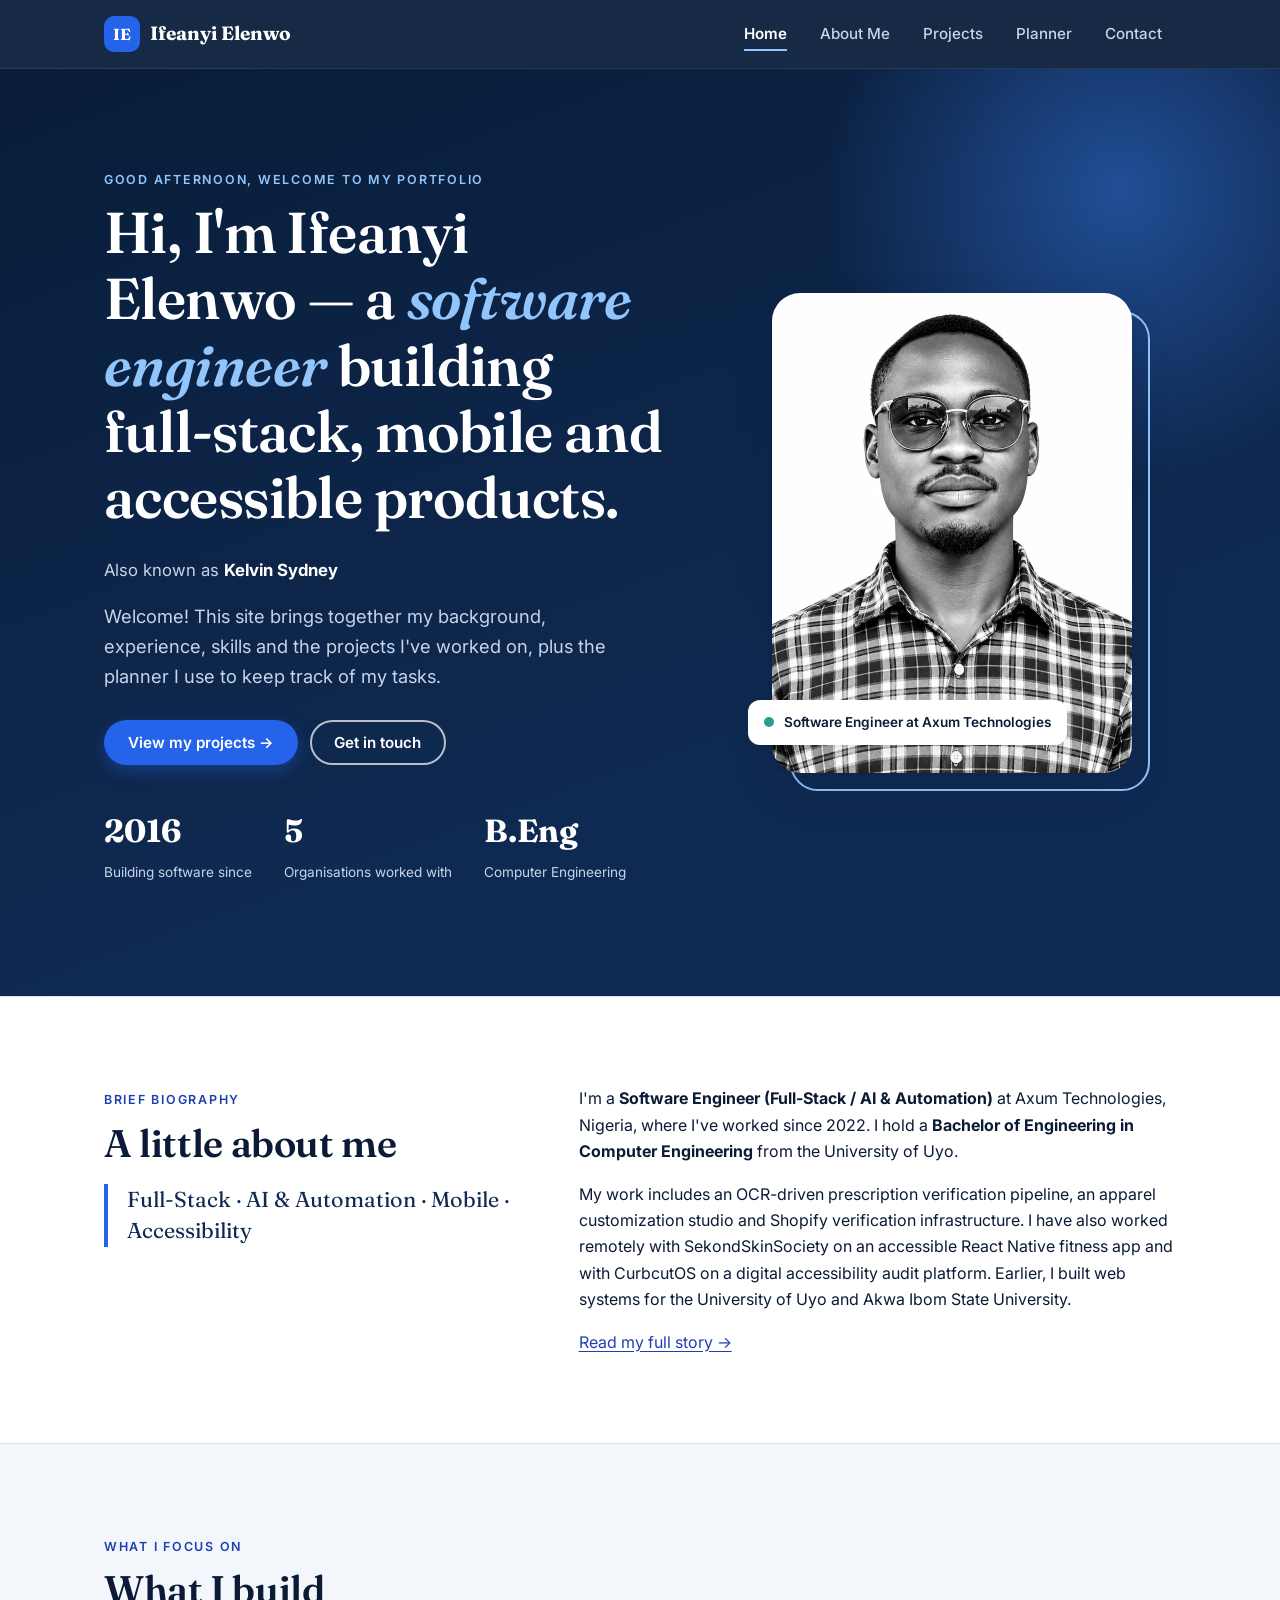
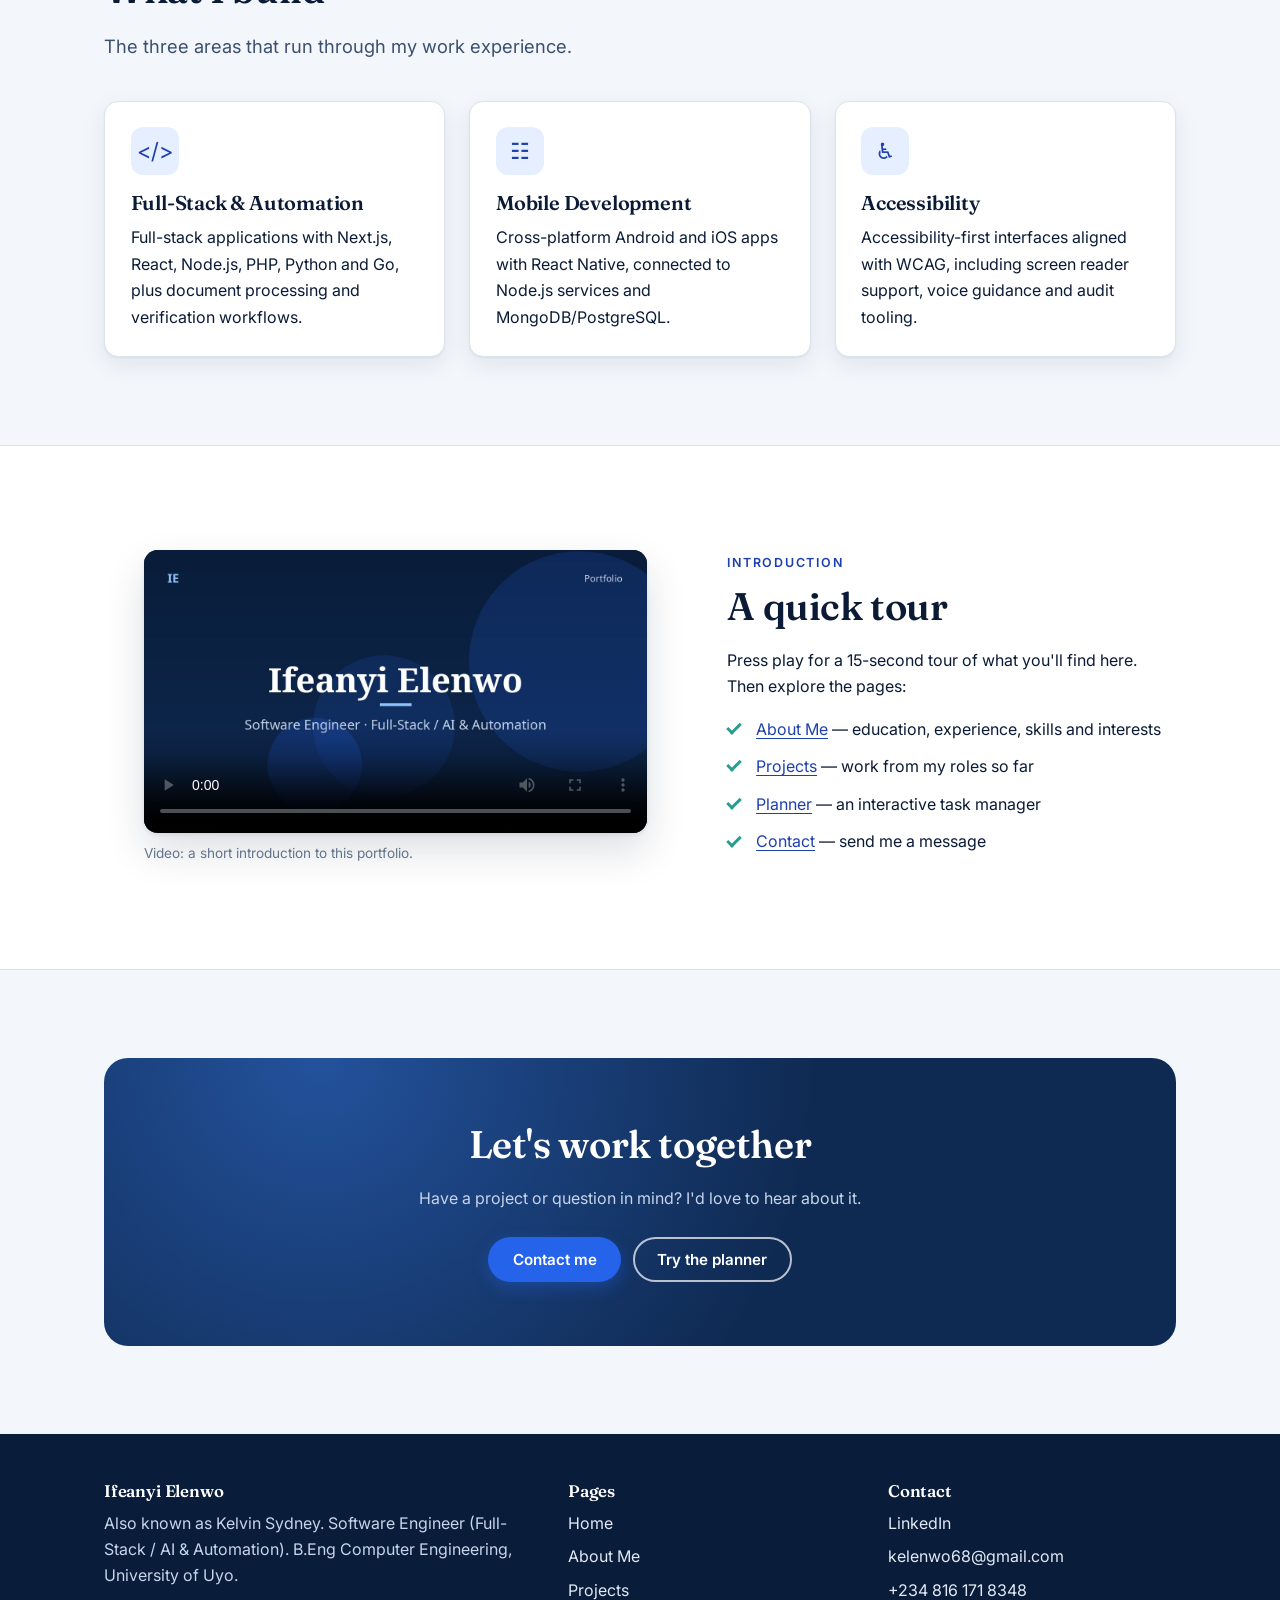
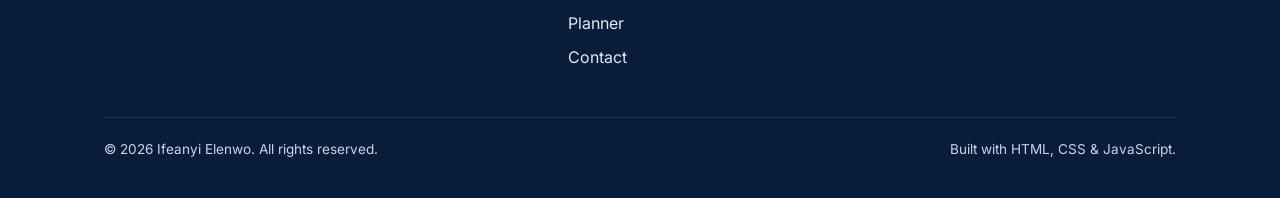
<file: index.html>
<!DOCTYPE html>
<html lang="en">
<head>
  <meta charset="UTF-8">
  <meta name="viewport" content="width=device-width, initial-scale=1.0">
  <meta name="description" content="Portfolio of Ifeanyi Elenwo, Software Engineer (Full-Stack / AI &amp; Automation) — profile, experience, projects and planner.">
  <title>Ifeanyi Elenwo | Portfolio</title>
  <link rel="icon" href="images/favicon.svg" type="image/svg+xml">
  <link rel="preconnect" href="https://fonts.googleapis.com">
  <link rel="preconnect" href="https://fonts.gstatic.com" crossorigin>
  <link href="https://fonts.googleapis.com/css2?family=Fraunces:ital,opsz,wght@0,9..144,500;0,9..144,600;0,9..144,700;1,9..144,500&family=Inter:wght@400;500;600;700&display=swap" rel="stylesheet">
  <link rel="stylesheet" href="css/style.css">
</head>
<body>
  <a class="skip-link" href="#main">Skip to main content</a>

  <header class="site-header">
    <nav class="nav container" aria-label="Main navigation">
      <a class="brand" href="index.html"><span class="brand-mark" aria-hidden="true">IE</span> Ifeanyi Elenwo</a>
      <button class="nav-toggle" type="button" aria-expanded="false" aria-controls="nav-links" aria-label="Toggle navigation menu"><span></span></button>
      <ul class="nav-links" id="nav-links">
        <li><a href="index.html">Home</a></li>
        <li><a href="about.html">About Me</a></li>
        <li><a href="projects.html">Projects</a></li>
        <li><a href="planner.html">Planner</a></li>
        <li><a href="contact.html">Contact</a></li>
      </ul>
    </nav>
  </header>

  <main id="main">
    <!-- Hero: name, photo and welcome message -->
    <section class="hero" aria-labelledby="hero-title">
      <div class="container hero-grid">
        <div class="hero-text">
          <span class="eyebrow" id="greeting">Welcome to my portfolio</span>
          <h1 id="hero-title">Hi, I'm Ifeanyi Elenwo — a <span>software engineer</span> building full-stack, mobile and accessible products.</h1>
          <p class="aka">Also known as <strong>Kelvin Sydney</strong></p>
          <p class="lead">Welcome! This site brings together my background, experience, skills and the projects I've worked on, plus the planner I use to keep track of my tasks.</p>
          <div class="btn-group">
            <a class="btn btn-primary" href="projects.html">View my projects &rarr;</a>
            <a class="btn btn-outline" href="contact.html">Get in touch</a>
          </div>
          <ul class="stats" aria-label="Quick facts">
            <li><strong>2016</strong><span>Building software since</span></li>
            <li><strong>5</strong><span>Organisations worked with</span></li>
            <li><strong>B.Eng</strong><span>Computer Engineering</span></li>
          </ul>
        </div>

        <figure class="hero-photo">
          <img src="images/profile.webp" alt="Black and white portrait of Ifeanyi Elenwo wearing glasses and a checked shirt" width="720" height="960">
          <figcaption class="hero-badge"><span class="dot" aria-hidden="true"></span> Software Engineer at Axum Technologies</figcaption>
        </figure>
      </div>
    </section>

    <!-- Brief biography -->
    <section class="section section--tint" aria-labelledby="bio-title">
      <div class="container bio">
        <div class="reveal">
          <span class="eyebrow">Brief biography</span>
          <h2 id="bio-title">A little about me</h2>
          <p class="bio-quote">Full-Stack &middot; AI &amp; Automation &middot; Mobile &middot; Accessibility</p>
        </div>
        <div class="reveal">
          <p>I'm a <strong>Software Engineer (Full-Stack / AI &amp; Automation)</strong> at Axum Technologies, Nigeria, where I've worked since 2022. I hold a <strong>Bachelor of Engineering in Computer Engineering</strong> from the University of Uyo.</p>
          <p>My work includes an OCR-driven prescription verification pipeline, an apparel customization studio and Shopify verification infrastructure. I have also worked remotely with SekondSkinSociety on an accessible React Native fitness app and with CurbcutOS on a digital accessibility audit platform. Earlier, I built web systems for the University of Uyo and Akwa Ibom State University.</p>
          <a href="about.html">Read my full story &rarr;</a>
        </div>
      </div>
    </section>

    <!-- Highlights -->
    <section class="section" aria-labelledby="focus-title">
      <div class="container">
        <div class="section-head reveal">
          <span class="eyebrow">What I focus on</span>
          <h2 id="focus-title">What I build</h2>
          <p class="lead">The three areas that run through my work experience.</p>
        </div>
        <div class="grid-3">
          <article class="card reveal">
            <div class="card-icon" aria-hidden="true">&lt;/&gt;</div>
            <h3>Full-Stack &amp; Automation</h3>
            <p>Full-stack applications with Next.js, React, Node.js, PHP, Python and Go, plus document processing and verification workflows.</p>
          </article>
          <article class="card reveal">
            <div class="card-icon" aria-hidden="true">&#9783;</div>
            <h3>Mobile Development</h3>
            <p>Cross-platform Android and iOS apps with React Native, connected to Node.js services and MongoDB/PostgreSQL.</p>
          </article>
          <article class="card reveal">
            <div class="card-icon" aria-hidden="true">&#9855;</div>
            <h3>Accessibility</h3>
            <p>Accessibility-first interfaces aligned with WCAG, including screen reader support, voice guidance and audit tooling.</p>
          </article>
        </div>
      </div>
    </section>

    <!-- Multimedia -->
    <section class="section section--tint" aria-labelledby="video-title">
      <div class="container media-block">
        <figure class="reveal">
          <div class="media-frame">
            <video controls preload="metadata" poster="media/intro-poster.jpg" width="1280" height="720">
              <source src="media/intro.mp4" type="video/mp4">
              Your browser does not support the video element. <a href="media/intro.mp4">Download the video</a>.
            </video>
          </div>
          <figcaption>Video: a short introduction to this portfolio.</figcaption>
        </figure>
        <div class="reveal">
          <span class="eyebrow">Introduction</span>
          <h2 id="video-title">A quick tour</h2>
          <p>Press play for a 15-second tour of what you'll find here. Then explore the pages:</p>
          <ul class="check-list">
            <li><a href="about.html">About Me</a> — education, experience, skills and interests</li>
            <li><a href="projects.html">Projects</a> — work from my roles so far</li>
            <li><a href="planner.html">Planner</a> — an interactive task manager</li>
            <li><a href="contact.html">Contact</a> — send me a message</li>
          </ul>
        </div>
      </div>
    </section>

    <!-- Call to action -->
    <section class="section" aria-labelledby="cta-title">
      <div class="container">
        <div class="cta reveal">
          <h2 id="cta-title">Let's work together</h2>
          <p>Have a project or question in mind? I'd love to hear about it.</p>
          <div class="btn-group">
            <a class="btn btn-primary" href="contact.html">Contact me</a>
            <a class="btn btn-outline" href="planner.html">Try the planner</a>
          </div>
        </div>
      </div>
    </section>
  </main>

  <footer class="site-footer">
    <div class="container">
      <div class="footer-grid">
        <section>
          <h3>Ifeanyi Elenwo</h3>
          <p>Also known as Kelvin Sydney. Software Engineer (Full-Stack / AI &amp; Automation). B.Eng Computer Engineering, University of Uyo.</p>
        </section>
        <nav aria-label="Footer navigation">
          <h3>Pages</h3>
          <ul>
            <li><a href="index.html">Home</a></li>
            <li><a href="about.html">About Me</a></li>
            <li><a href="projects.html">Projects</a></li>
            <li><a href="planner.html">Planner</a></li>
            <li><a href="contact.html">Contact</a></li>
          </ul>
        </nav>
        <section>
          <h3>Contact</h3>
          <ul>
            <li><a href="https://www.linkedin.com/in/kelvin-sydney" target="_blank" rel="noopener">LinkedIn</a></li>
            <li><a href="mailto:kelenwo68@gmail.com">kelenwo68@gmail.com</a></li>
            <li><a href="tel:+2348161718348">+234 816 171 8348</a></li>
          </ul>
        </section>
      </div>
      <div class="footer-bottom">
        <p>&copy; <span data-year>2026</span> Ifeanyi Elenwo. All rights reserved.</p>
        <p>Built with HTML, CSS &amp; JavaScript.</p>
      </div>
    </div>
  </footer>

  <button class="back-to-top" type="button" aria-label="Back to top">&uarr;</button>
  <script src="js/main.js"></script>
</body>
</html>
</file>
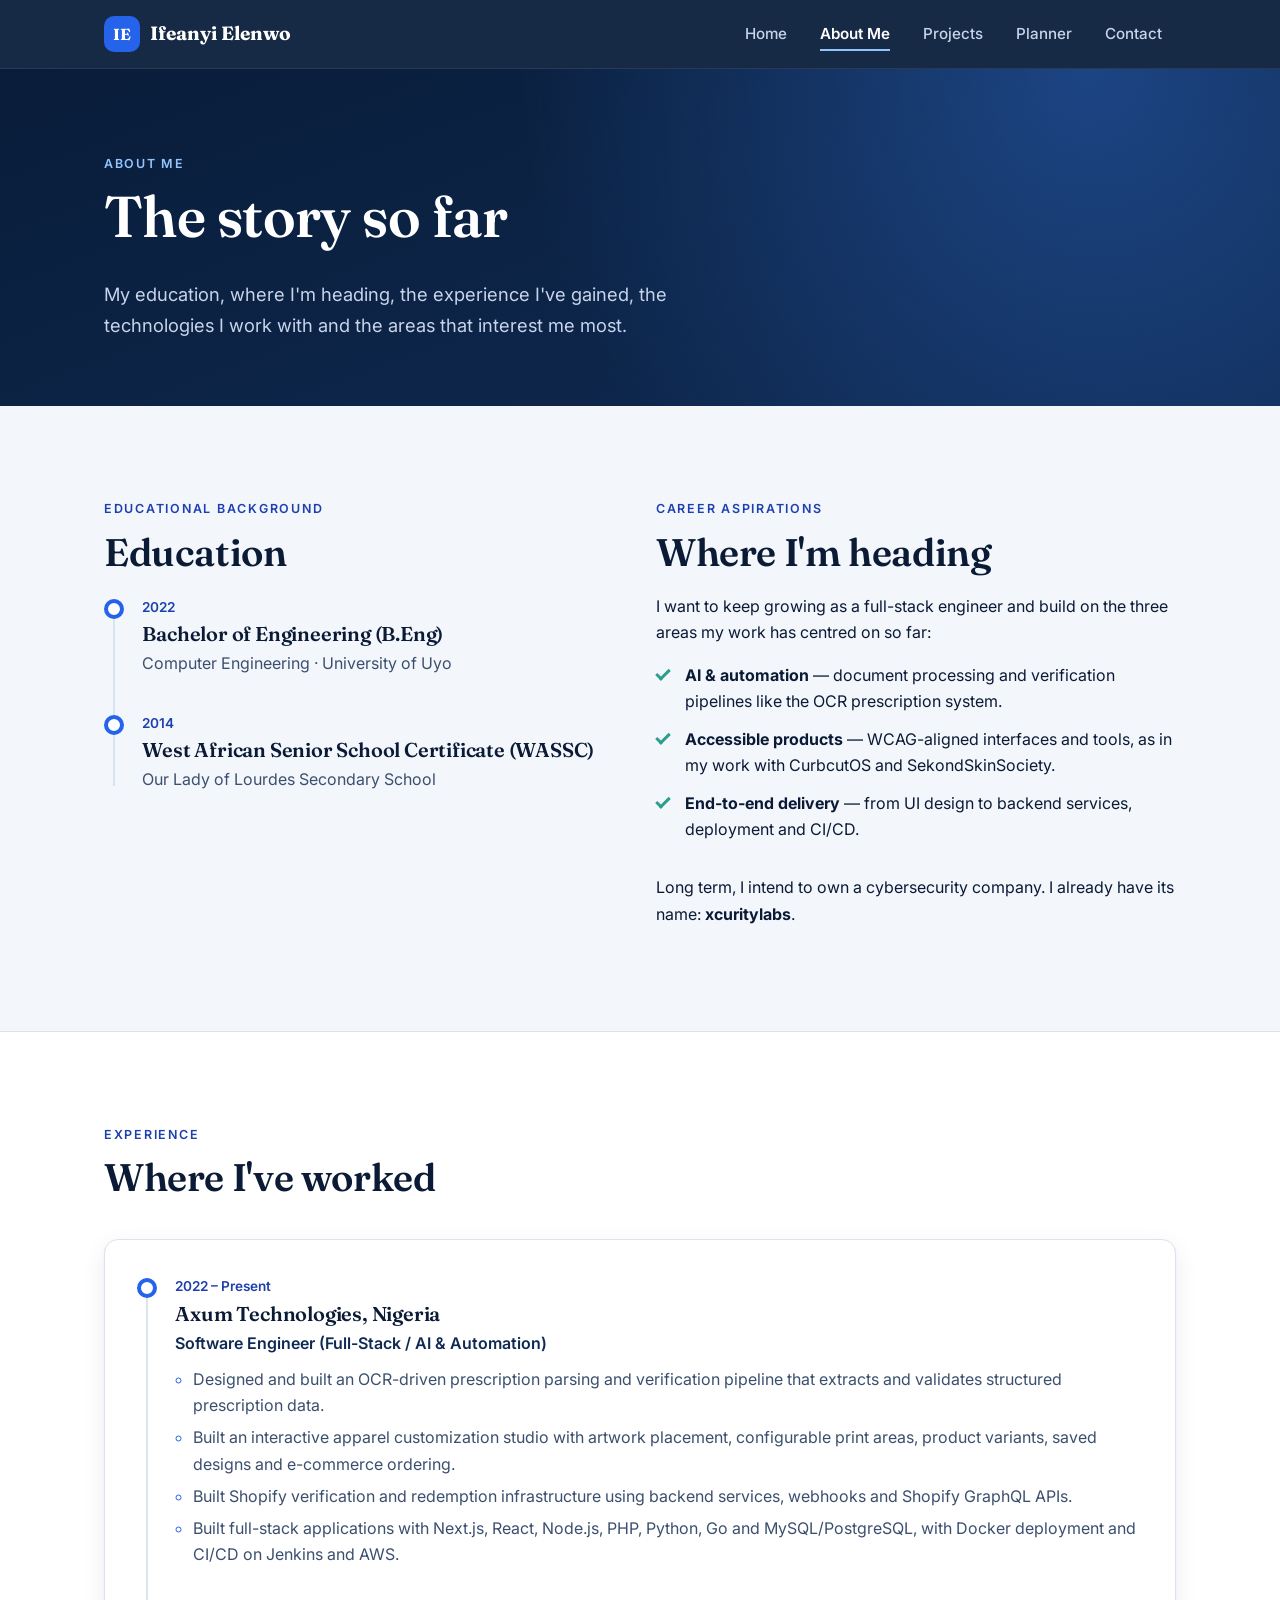
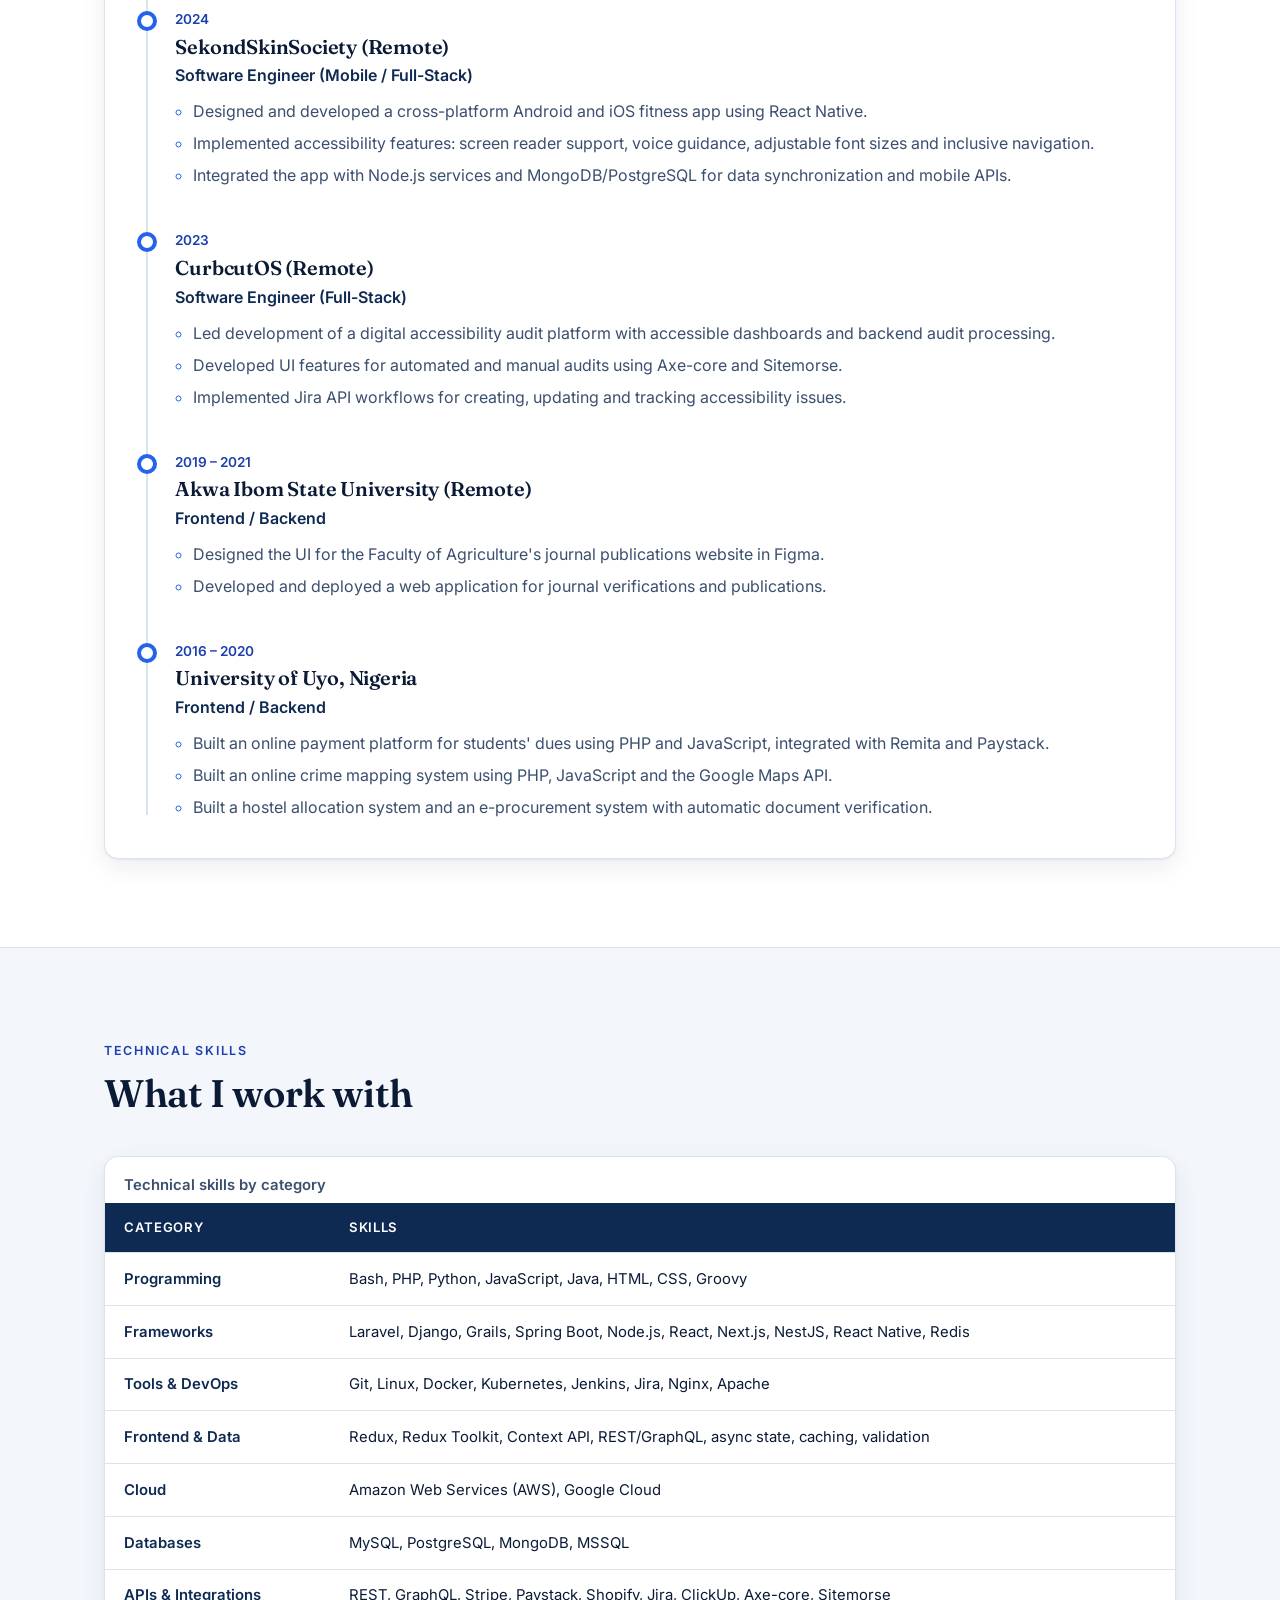
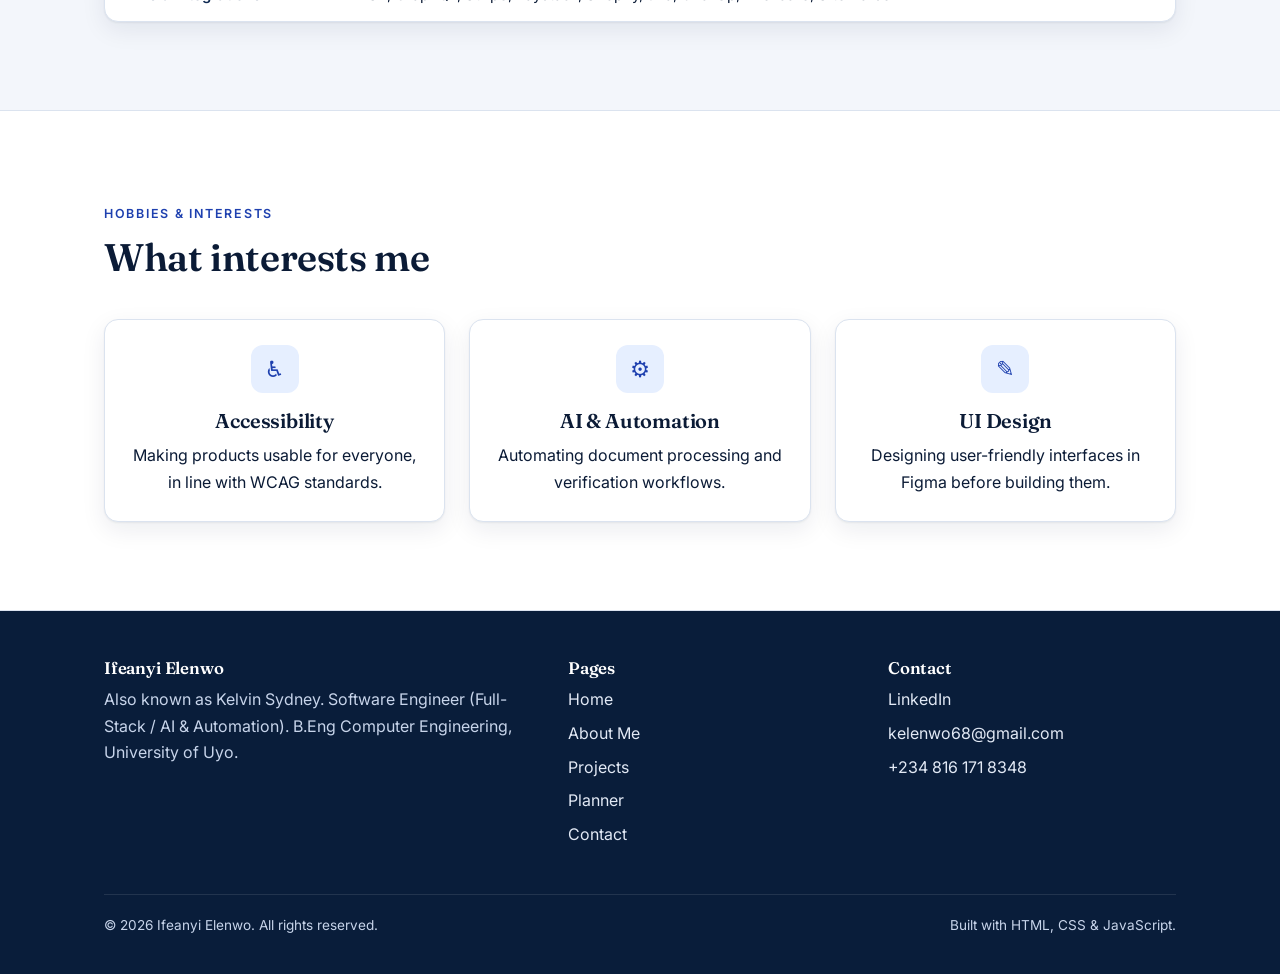
<file: about.html>
<!DOCTYPE html>
<html lang="en">
<head>
  <meta charset="UTF-8">
  <meta name="viewport" content="width=device-width, initial-scale=1.0">
  <meta name="description" content="About Ifeanyi Elenwo — education, career aspirations, work experience, technical skills and interests.">
  <title>About Me | Ifeanyi Elenwo</title>
  <link rel="icon" href="images/favicon.svg" type="image/svg+xml">
  <link rel="preconnect" href="https://fonts.googleapis.com">
  <link rel="preconnect" href="https://fonts.gstatic.com" crossorigin>
  <link href="https://fonts.googleapis.com/css2?family=Fraunces:ital,opsz,wght@0,9..144,500;0,9..144,600;0,9..144,700;1,9..144,500&family=Inter:wght@400;500;600;700&display=swap" rel="stylesheet">
  <link rel="stylesheet" href="css/style.css">
</head>
<body>
  <a class="skip-link" href="#main">Skip to main content</a>

  <header class="site-header">
    <nav class="nav container" aria-label="Main navigation">
      <a class="brand" href="index.html"><span class="brand-mark" aria-hidden="true">IE</span> Ifeanyi Elenwo</a>
      <button class="nav-toggle" type="button" aria-expanded="false" aria-controls="nav-links" aria-label="Toggle navigation menu"><span></span></button>
      <ul class="nav-links" id="nav-links">
        <li><a href="index.html">Home</a></li>
        <li><a href="about.html">About Me</a></li>
        <li><a href="projects.html">Projects</a></li>
        <li><a href="planner.html">Planner</a></li>
        <li><a href="contact.html">Contact</a></li>
      </ul>
    </nav>
  </header>

  <main id="main">
    <section class="page-banner">
      <div class="container">
        <span class="eyebrow">About me</span>
        <h1>The story so far</h1>
        <p class="lead">My education, where I'm heading, the experience I've gained, the technologies I work with and the areas that interest me most.</p>
      </div>
    </section>

    <!-- Educational background & career aspirations -->
    <section class="section" aria-labelledby="edu-title">
      <div class="container grid-2">
        <div class="reveal">
          <span class="eyebrow">Educational background</span>
          <h2 id="edu-title">Education</h2>
          <ol class="timeline">
            <li>
              <time datetime="2022">2022</time>
              <h3>Bachelor of Engineering (B.Eng)</h3>
              <p>Computer Engineering · University of Uyo</p>
            </li>
            <li>
              <time datetime="2014">2014</time>
              <h3>West African Senior School Certificate (WASSC)</h3>
              <p>Our Lady of Lourdes Secondary School</p>
            </li>
          </ol>
        </div>

        <div class="reveal">
          <span class="eyebrow">Career aspirations</span>
          <h2 id="career-title">Where I'm heading</h2>
          <p>I want to keep growing as a full-stack engineer and build on the three areas my work has centred on so far:</p>
          <ul class="check-list">
            <li><strong>AI &amp; automation</strong> — document processing and verification pipelines like the OCR prescription system.</li>
            <li><strong>Accessible products</strong> — WCAG-aligned interfaces and tools, as in my work with CurbcutOS and SekondSkinSociety.</li>
            <li><strong>End-to-end delivery</strong> — from UI design to backend services, deployment and CI/CD.</li>
          </ul>
          <p class="spaced">Long term, I intend to own a cybersecurity company. I already have its name: <strong>xcuritylabs</strong>.</p>
        </div>
      </div>
    </section>

    <!-- Work experience -->
    <section class="section section--tint" aria-labelledby="exp-title">
      <div class="container">
        <div class="section-head reveal">
          <span class="eyebrow">Experience</span>
          <h2 id="exp-title">Where I've worked</h2>
        </div>
        <div class="card experience-card reveal">
          <ol class="timeline">
            <li>
              <time datetime="2022">2022 – Present</time>
              <h3>Axum Technologies, Nigeria</h3>
              <p class="role">Software Engineer (Full-Stack / AI &amp; Automation)</p>
              <ul>
                <li>Designed and built an OCR-driven prescription parsing and verification pipeline that extracts and validates structured prescription data.</li>
                <li>Built an interactive apparel customization studio with artwork placement, configurable print areas, product variants, saved designs and e-commerce ordering.</li>
                <li>Built Shopify verification and redemption infrastructure using backend services, webhooks and Shopify GraphQL APIs.</li>
                <li>Built full-stack applications with Next.js, React, Node.js, PHP, Python, Go and MySQL/PostgreSQL, with Docker deployment and CI/CD on Jenkins and AWS.</li>
              </ul>
            </li>
            <li>
              <time datetime="2024">2024</time>
              <h3>SekondSkinSociety (Remote)</h3>
              <p class="role">Software Engineer (Mobile / Full-Stack)</p>
              <ul>
                <li>Designed and developed a cross-platform Android and iOS fitness app using React Native.</li>
                <li>Implemented accessibility features: screen reader support, voice guidance, adjustable font sizes and inclusive navigation.</li>
                <li>Integrated the app with Node.js services and MongoDB/PostgreSQL for data synchronization and mobile APIs.</li>
              </ul>
            </li>
            <li>
              <time datetime="2023">2023</time>
              <h3>CurbcutOS (Remote)</h3>
              <p class="role">Software Engineer (Full-Stack)</p>
              <ul>
                <li>Led development of a digital accessibility audit platform with accessible dashboards and backend audit processing.</li>
                <li>Developed UI features for automated and manual audits using Axe-core and Sitemorse.</li>
                <li>Implemented Jira API workflows for creating, updating and tracking accessibility issues.</li>
              </ul>
            </li>
            <li>
              <time datetime="2019">2019 – 2021</time>
              <h3>Akwa Ibom State University (Remote)</h3>
              <p class="role">Frontend / Backend</p>
              <ul>
                <li>Designed the UI for the Faculty of Agriculture's journal publications website in Figma.</li>
                <li>Developed and deployed a web application for journal verifications and publications.</li>
              </ul>
            </li>
            <li>
              <time datetime="2016">2016 – 2020</time>
              <h3>University of Uyo, Nigeria</h3>
              <p class="role">Frontend / Backend</p>
              <ul>
                <li>Built an online payment platform for students' dues using PHP and JavaScript, integrated with Remita and Paystack.</li>
                <li>Built an online crime mapping system using PHP, JavaScript and the Google Maps API.</li>
                <li>Built a hostel allocation system and an e-procurement system with automatic document verification.</li>
              </ul>
            </li>
          </ol>
        </div>
      </div>
    </section>

    <!-- Technical skills -->
    <section class="section" aria-labelledby="skills-title">
      <div class="container">
        <div class="section-head reveal">
          <span class="eyebrow">Technical skills</span>
          <h2 id="skills-title">What I work with</h2>
        </div>
        <div class="table-wrap reveal">
          <table class="skills-table">
            <caption>Technical skills by category</caption>
            <thead>
              <tr>
                <th scope="col">Category</th>
                <th scope="col">Skills</th>
              </tr>
            </thead>
            <tbody>
              <tr><td>Programming</td><td>Bash, PHP, Python, JavaScript, Java, HTML, CSS, Groovy</td></tr>
              <tr><td>Frameworks</td><td>Laravel, Django, Grails, Spring Boot, Node.js, React, Next.js, NestJS, React Native, Redis</td></tr>
              <tr><td>Tools &amp; DevOps</td><td>Git, Linux, Docker, Kubernetes, Jenkins, Jira, Nginx, Apache</td></tr>
              <tr><td>Frontend &amp; Data</td><td>Redux, Redux Toolkit, Context API, REST/GraphQL, async state, caching, validation</td></tr>
              <tr><td>Cloud</td><td>Amazon Web Services (AWS), Google Cloud</td></tr>
              <tr><td>Databases</td><td>MySQL, PostgreSQL, MongoDB, MSSQL</td></tr>
              <tr><td>APIs &amp; Integrations</td><td>REST, GraphQL, Stripe, Paystack, Shopify, Jira, ClickUp, Axe-core, Sitemorse</td></tr>
            </tbody>
          </table>
        </div>
      </div>
    </section>

    <!-- Interests -->
    <section class="section section--tint" aria-labelledby="hobbies-title">
      <div class="container">
        <div class="section-head reveal">
          <span class="eyebrow">Hobbies &amp; interests</span>
          <h2 id="hobbies-title">What interests me</h2>
        </div>
        <div class="grid-3">
          <article class="card hobby reveal">
            <div class="card-icon" aria-hidden="true">&#9855;</div>
            <h3>Accessibility</h3>
            <p>Making products usable for everyone, in line with WCAG standards.</p>
          </article>
          <article class="card hobby reveal">
            <div class="card-icon" aria-hidden="true">&#9881;</div>
            <h3>AI &amp; Automation</h3>
            <p>Automating document processing and verification workflows.</p>
          </article>
          <article class="card hobby reveal">
            <div class="card-icon" aria-hidden="true">&#9998;</div>
            <h3>UI Design</h3>
            <p>Designing user-friendly interfaces in Figma before building them.</p>
          </article>
        </div>
      </div>
    </section>
  </main>

  <footer class="site-footer">
    <div class="container">
      <div class="footer-grid">
        <section>
          <h3>Ifeanyi Elenwo</h3>
          <p>Also known as Kelvin Sydney. Software Engineer (Full-Stack / AI &amp; Automation). B.Eng Computer Engineering, University of Uyo.</p>
        </section>
        <nav aria-label="Footer navigation">
          <h3>Pages</h3>
          <ul>
            <li><a href="index.html">Home</a></li>
            <li><a href="about.html">About Me</a></li>
            <li><a href="projects.html">Projects</a></li>
            <li><a href="planner.html">Planner</a></li>
            <li><a href="contact.html">Contact</a></li>
          </ul>
        </nav>
        <section>
          <h3>Contact</h3>
          <ul>
            <li><a href="https://www.linkedin.com/in/kelvin-sydney" target="_blank" rel="noopener">LinkedIn</a></li>
            <li><a href="mailto:kelenwo68@gmail.com">kelenwo68@gmail.com</a></li>
            <li><a href="tel:+2348161718348">+234 816 171 8348</a></li>
          </ul>
        </section>
      </div>
      <div class="footer-bottom">
        <p>&copy; <span data-year>2026</span> Ifeanyi Elenwo. All rights reserved.</p>
        <p>Built with HTML, CSS &amp; JavaScript.</p>
      </div>
    </div>
  </footer>

  <button class="back-to-top" type="button" aria-label="Back to top">&uarr;</button>
  <script src="js/main.js"></script>
</body>
</html>
</file>
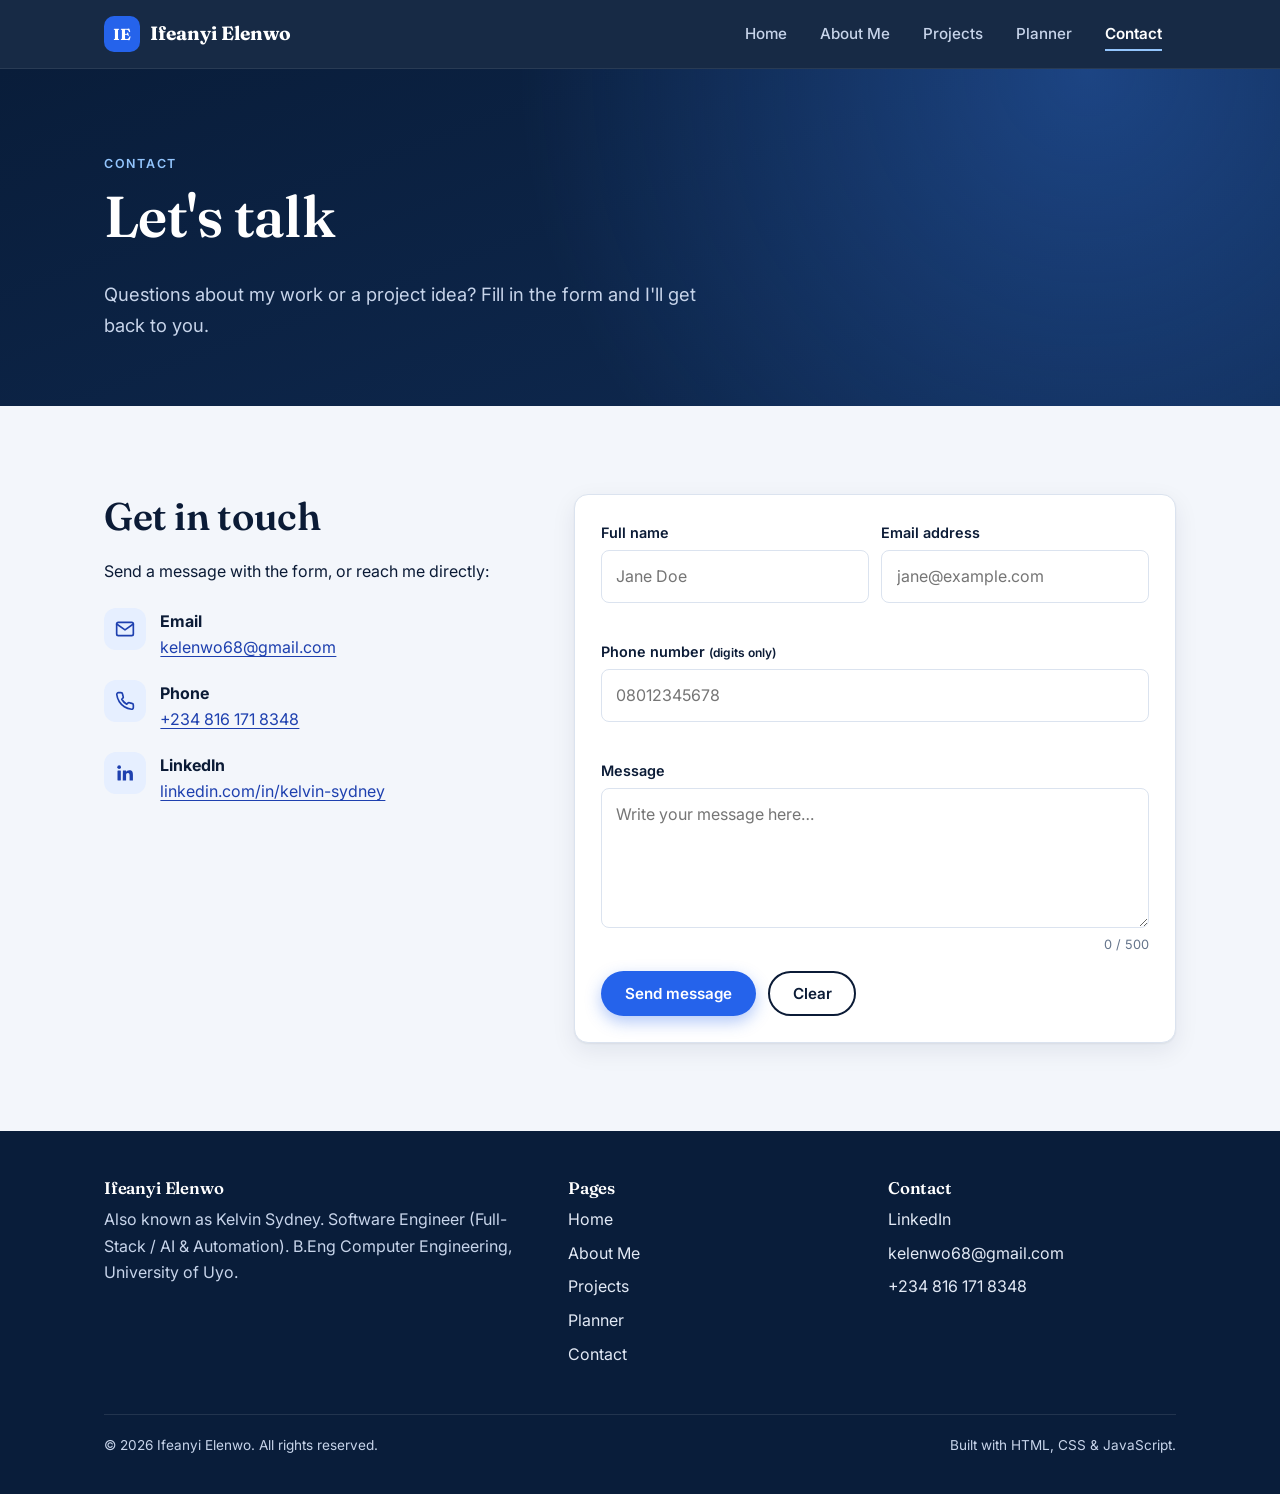
<file: contact.html>
<!DOCTYPE html>
<html lang="en">
<head>
  <meta charset="UTF-8">
  <meta name="viewport" content="width=device-width, initial-scale=1.0">
  <meta name="description" content="Contact Ifeanyi Elenwo — send a message about a project or opportunity.">
  <title>Contact | Ifeanyi Elenwo</title>
  <link rel="icon" href="images/favicon.svg" type="image/svg+xml">
  <link rel="preconnect" href="https://fonts.googleapis.com">
  <link rel="preconnect" href="https://fonts.gstatic.com" crossorigin>
  <link href="https://fonts.googleapis.com/css2?family=Fraunces:ital,opsz,wght@0,9..144,500;0,9..144,600;0,9..144,700;1,9..144,500&family=Inter:wght@400;500;600;700&display=swap" rel="stylesheet">
  <link rel="stylesheet" href="css/style.css">
</head>
<body>
  <a class="skip-link" href="#main">Skip to main content</a>

  <header class="site-header">
    <nav class="nav container" aria-label="Main navigation">
      <a class="brand" href="index.html"><span class="brand-mark" aria-hidden="true">IE</span> Ifeanyi Elenwo</a>
      <button class="nav-toggle" type="button" aria-expanded="false" aria-controls="nav-links" aria-label="Toggle navigation menu"><span></span></button>
      <ul class="nav-links" id="nav-links">
        <li><a href="index.html">Home</a></li>
        <li><a href="about.html">About Me</a></li>
        <li><a href="projects.html">Projects</a></li>
        <li><a href="planner.html">Planner</a></li>
        <li><a href="contact.html">Contact</a></li>
      </ul>
    </nav>
  </header>

  <main id="main">
    <section class="page-banner">
      <div class="container">
        <span class="eyebrow">Contact</span>
        <h1>Let's talk</h1>
        <p class="lead">Questions about my work or a project idea? Fill in the form and I'll get back to you.</p>
      </div>
    </section>

    <section class="section" aria-labelledby="contact-title">
      <div class="container contact-grid">
        <div class="reveal">
          <h2 id="contact-title">Get in touch</h2>
          <p>Send a message with the form, or reach me directly:</p>
          <ul class="contact-info">
            <li>
              <span class="card-icon" aria-hidden="true">
                <svg viewBox="0 0 24 24" fill="none" stroke="currentColor" stroke-width="2" stroke-linecap="round" stroke-linejoin="round"><rect x="2" y="4" width="20" height="16" rx="2"/><path d="M22 6l-10 7L2 6"/></svg>
              </span>
              <div><strong>Email</strong><a href="mailto:kelenwo68@gmail.com">kelenwo68@gmail.com</a></div>
            </li>
            <li>
              <span class="card-icon" aria-hidden="true">
                <svg viewBox="0 0 24 24" fill="none" stroke="currentColor" stroke-width="2" stroke-linecap="round" stroke-linejoin="round"><path d="M22 16.92v3a2 2 0 0 1-2.18 2 19.79 19.79 0 0 1-8.63-3.07 19.5 19.5 0 0 1-6-6 19.79 19.79 0 0 1-3.07-8.67A2 2 0 0 1 4.11 2h3a2 2 0 0 1 2 1.72 12.84 12.84 0 0 0 .7 2.81 2 2 0 0 1-.45 2.11L8.09 9.91a16 16 0 0 0 6 6l1.27-1.27a2 2 0 0 1 2.11-.45 12.84 12.84 0 0 0 2.81.7A2 2 0 0 1 22 16.92z"/></svg>
              </span>
              <div><strong>Phone</strong><a href="tel:+2348161718348">+234 816 171 8348</a></div>
            </li>
            <li>
              <span class="card-icon" aria-hidden="true">
                <svg viewBox="0 0 24 24" fill="currentColor"><circle cx="5" cy="5" r="2.2"/><rect x="3" y="9" width="4" height="12" rx=".5"/><path d="M9.5 9h3.8v1.7c.6-1.1 2-2 3.9-2 3.7 0 4.3 2.4 4.3 5.5V21h-4v-5.9c0-1.4 0-3.2-2-3.2s-2.2 1.5-2.2 3.1V21h-4z"/></svg>
              </span>
              <div><strong>LinkedIn</strong><a href="https://www.linkedin.com/in/kelvin-sydney" target="_blank" rel="noopener">linkedin.com/in/kelvin-sydney</a></div>
            </li>
          </ul>
        </div>

        <div class="card reveal">
          <div class="alert alert-success" id="form-success" role="status" hidden></div>
          <div class="alert alert-error" id="form-error" role="alert" hidden>Please fix the highlighted fields and try again.</div>

          <form id="contact-form" action="#" method="post" novalidate>
            <fieldset class="plain-fieldset">
              <legend class="visually-hidden">Contact details</legend>
              <div class="form-row-inline">
                <div class="form-row">
                  <label for="name">Full name</label>
                  <input type="text" id="name" name="name" placeholder="Jane Doe" autocomplete="name" aria-describedby="name-error">
                  <span class="field-error" id="name-error"></span>
                </div>
                <div class="form-row">
                  <label for="email">Email address</label>
                  <input type="email" id="email" name="email" placeholder="jane@example.com" autocomplete="email" aria-describedby="email-error">
                  <span class="field-error" id="email-error"></span>
                </div>
              </div>
              <div class="form-row">
                <label for="phone">Phone number <small>(digits only)</small></label>
                <input type="tel" id="phone" name="phone" placeholder="08012345678" inputmode="numeric" autocomplete="tel" maxlength="15" aria-describedby="phone-error">
                <span class="field-error" id="phone-error"></span>
              </div>
              <div class="form-row">
                <label for="message">Message</label>
                <textarea id="message" name="message" placeholder="Write your message here…" aria-describedby="message-error char-count"></textarea>
                <div class="form-row-inline">
                  <span class="field-error" id="message-error"></span>
                  <span class="char-count" id="char-count">0 / 500</span>
                </div>
              </div>
            </fieldset>
            <div class="btn-group">
              <button class="btn btn-primary" type="submit">Send message</button>
              <button class="btn btn-outline" type="reset">Clear</button>
            </div>
          </form>
        </div>
      </div>
    </section>
  </main>

  <footer class="site-footer">
    <div class="container">
      <div class="footer-grid">
        <section>
          <h3>Ifeanyi Elenwo</h3>
          <p>Also known as Kelvin Sydney. Software Engineer (Full-Stack / AI &amp; Automation). B.Eng Computer Engineering, University of Uyo.</p>
        </section>
        <nav aria-label="Footer navigation">
          <h3>Pages</h3>
          <ul>
            <li><a href="index.html">Home</a></li>
            <li><a href="about.html">About Me</a></li>
            <li><a href="projects.html">Projects</a></li>
            <li><a href="planner.html">Planner</a></li>
            <li><a href="contact.html">Contact</a></li>
          </ul>
        </nav>
        <section>
          <h3>Contact</h3>
          <ul>
            <li><a href="https://www.linkedin.com/in/kelvin-sydney" target="_blank" rel="noopener">LinkedIn</a></li>
            <li><a href="mailto:kelenwo68@gmail.com">kelenwo68@gmail.com</a></li>
            <li><a href="tel:+2348161718348">+234 816 171 8348</a></li>
          </ul>
        </section>
      </div>
      <div class="footer-bottom">
        <p>&copy; <span data-year>2026</span> Ifeanyi Elenwo. All rights reserved.</p>
        <p>Built with HTML, CSS &amp; JavaScript.</p>
      </div>
    </div>
  </footer>

  <button class="back-to-top" type="button" aria-label="Back to top">&uarr;</button>
  <script src="js/main.js"></script>
  <script src="js/contact.js"></script>
</body>
</html>
</file>
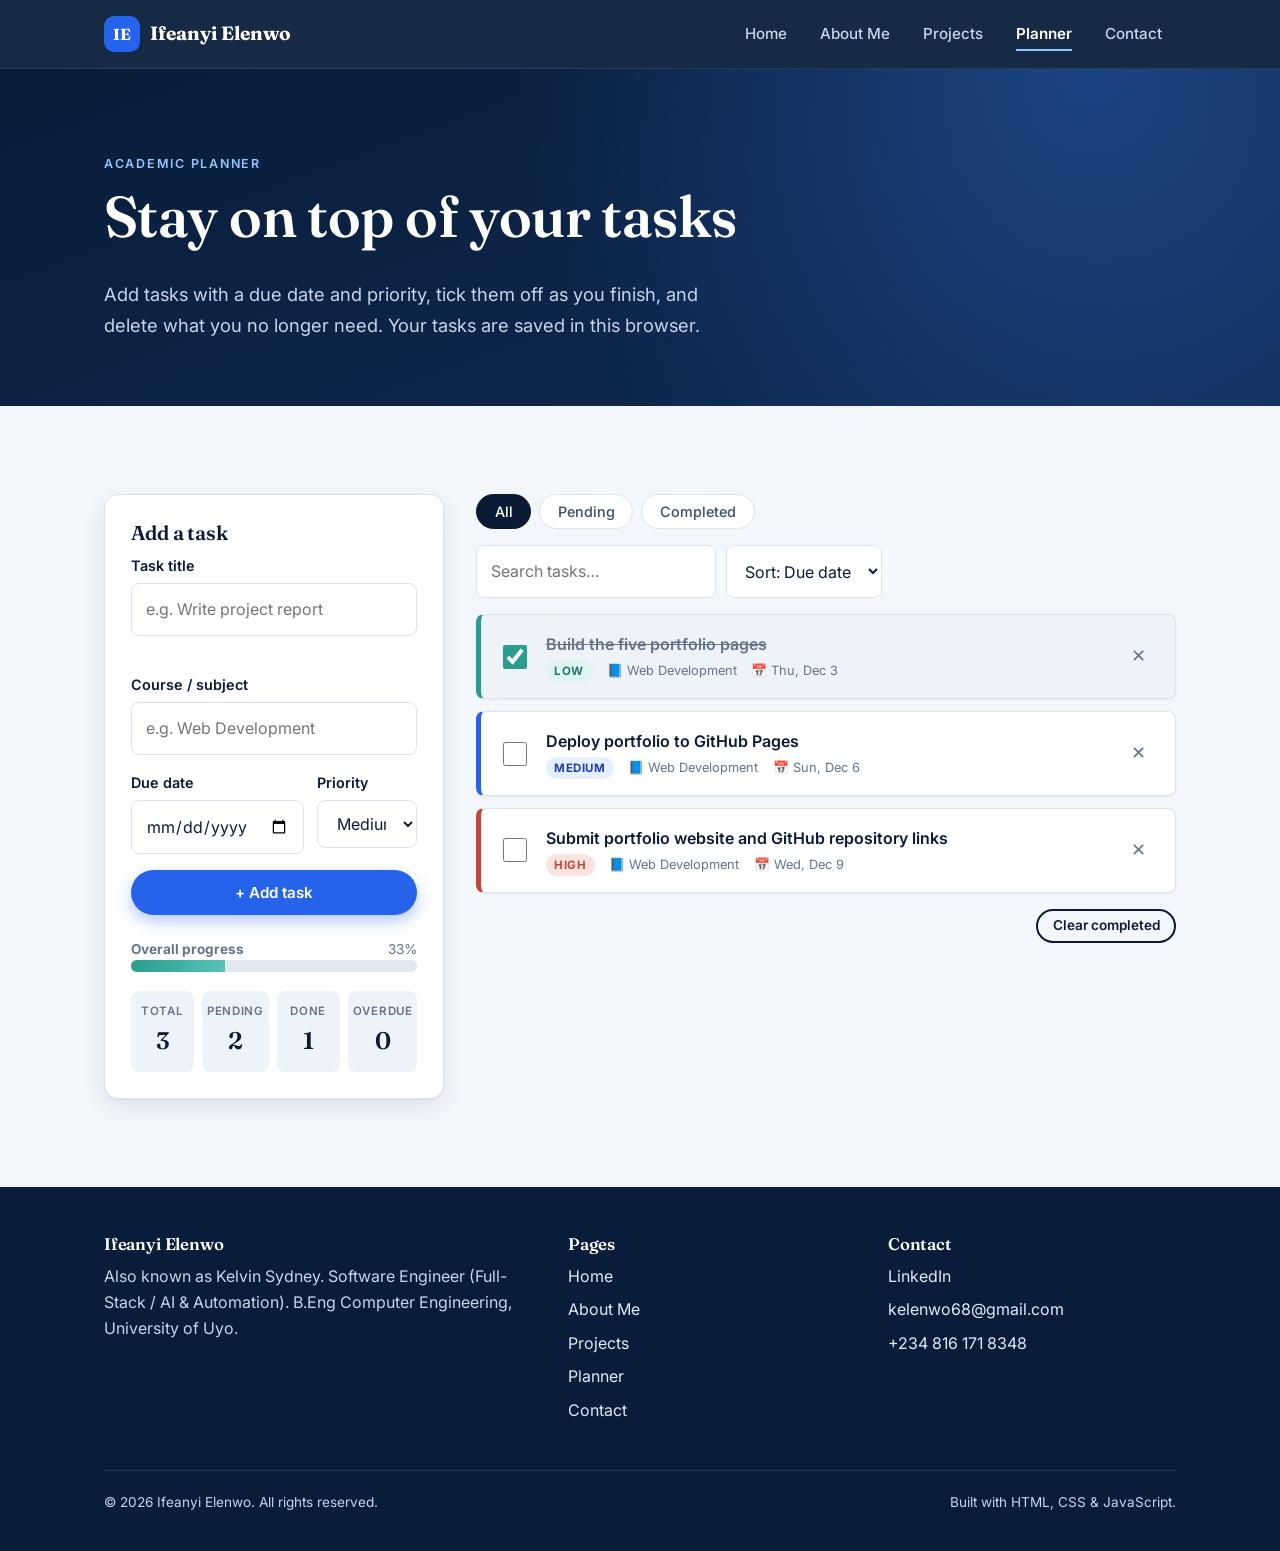
<file: planner.html>
<!DOCTYPE html>
<html lang="en">
<head>
  <meta charset="UTF-8">
  <meta name="viewport" content="width=device-width, initial-scale=1.0">
  <meta name="description" content="Academic planner — add, complete and delete study tasks.">
  <title>Academic Planner | Ifeanyi Elenwo</title>
  <link rel="icon" href="images/favicon.svg" type="image/svg+xml">
  <link rel="preconnect" href="https://fonts.googleapis.com">
  <link rel="preconnect" href="https://fonts.gstatic.com" crossorigin>
  <link href="https://fonts.googleapis.com/css2?family=Fraunces:ital,opsz,wght@0,9..144,500;0,9..144,600;0,9..144,700;1,9..144,500&family=Inter:wght@400;500;600;700&display=swap" rel="stylesheet">
  <link rel="stylesheet" href="css/style.css">
</head>
<body>
  <a class="skip-link" href="#main">Skip to main content</a>

  <header class="site-header">
    <nav class="nav container" aria-label="Main navigation">
      <a class="brand" href="index.html"><span class="brand-mark" aria-hidden="true">IE</span> Ifeanyi Elenwo</a>
      <button class="nav-toggle" type="button" aria-expanded="false" aria-controls="nav-links" aria-label="Toggle navigation menu"><span></span></button>
      <ul class="nav-links" id="nav-links">
        <li><a href="index.html">Home</a></li>
        <li><a href="about.html">About Me</a></li>
        <li><a href="projects.html">Projects</a></li>
        <li><a href="planner.html">Planner</a></li>
        <li><a href="contact.html">Contact</a></li>
      </ul>
    </nav>
  </header>

  <main id="main">
    <section class="page-banner">
      <div class="container">
        <span class="eyebrow">Academic planner</span>
        <h1>Stay on top of your tasks</h1>
        <p class="lead">Add tasks with a due date and priority, tick them off as you finish, and delete what you no longer need. Your tasks are saved in this browser.</p>
      </div>
    </section>

    <section class="section" aria-labelledby="planner-title">
      <div class="container planner">
        <h2 id="planner-title" class="visually-hidden">Task planner</h2>

        <!-- Add-task form and progress -->
        <aside class="card">
          <h3>Add a task</h3>
          <form id="task-form" novalidate>
            <div class="form-row">
              <label for="task-title">Task title</label>
              <input type="text" id="task-title" name="title" placeholder="e.g. Write project report" maxlength="100" autocomplete="off">
              <span class="field-error" id="task-error" aria-live="polite"></span>
            </div>
            <div class="form-row">
              <label for="task-subject">Course / subject</label>
              <input type="text" id="task-subject" name="subject" placeholder="e.g. Web Development" maxlength="40" autocomplete="off">
            </div>
            <div class="form-row-inline">
              <div class="form-row">
                <label for="task-due">Due date</label>
                <input type="date" id="task-due" name="due">
              </div>
              <div class="form-row">
                <label for="task-priority">Priority</label>
                <select id="task-priority" name="priority">
                  <option value="high">High</option>
                  <option value="medium" selected>Medium</option>
                  <option value="low">Low</option>
                </select>
              </div>
            </div>
            <button class="btn btn-primary btn-block" type="submit">+ Add task</button>
          </form>

          <div class="progress-wrap">
            <div class="progress-text"><strong>Overall progress</strong><span id="progress-percent">0%</span></div>
            <div class="progress" role="progressbar" aria-label="Tasks completed" aria-valuemin="0" aria-valuemax="100" aria-valuenow="0"><span id="progress-bar"></span></div>
          </div>
          <dl class="planner-stats">
            <div><dt>Total</dt><dd id="stat-total">0</dd></div>
            <div><dt>Pending</dt><dd id="stat-pending">0</dd></div>
            <div><dt>Done</dt><dd id="stat-done">0</dd></div>
            <div><dt>Overdue</dt><dd id="stat-overdue">0</dd></div>
          </dl>
        </aside>

        <!-- Task list -->
        <div>
          <div class="task-toolbar">
            <div class="filter-bar" role="group" aria-label="Filter tasks">
              <button class="filter-btn active" type="button" data-filter="all" aria-pressed="true">All</button>
              <button class="filter-btn" type="button" data-filter="active" aria-pressed="false">Pending</button>
              <button class="filter-btn" type="button" data-filter="completed" aria-pressed="false">Completed</button>
            </div>
            <div class="toolbar-controls">
              <label class="visually-hidden" for="task-search">Search tasks</label>
              <input class="task-search" type="search" id="task-search" placeholder="Search tasks…">
              <label class="visually-hidden" for="task-sort">Sort tasks</label>
              <select id="task-sort">
                <option value="due">Sort: Due date</option>
                <option value="priority">Sort: Priority</option>
                <option value="newest">Sort: Newest</option>
              </select>
            </div>
          </div>

          <ul class="task-list" id="task-list" aria-live="polite"></ul>
          <p class="empty-state" id="empty-state" hidden>No tasks yet — add your first one using the form.</p>

          <div class="list-footer">
            <button class="btn btn-outline btn-sm" type="button" id="clear-completed">Clear completed</button>
          </div>
        </div>
      </div>
    </section>
  </main>

  <footer class="site-footer">
    <div class="container">
      <div class="footer-grid">
        <section>
          <h3>Ifeanyi Elenwo</h3>
          <p>Also known as Kelvin Sydney. Software Engineer (Full-Stack / AI &amp; Automation). B.Eng Computer Engineering, University of Uyo.</p>
        </section>
        <nav aria-label="Footer navigation">
          <h3>Pages</h3>
          <ul>
            <li><a href="index.html">Home</a></li>
            <li><a href="about.html">About Me</a></li>
            <li><a href="projects.html">Projects</a></li>
            <li><a href="planner.html">Planner</a></li>
            <li><a href="contact.html">Contact</a></li>
          </ul>
        </nav>
        <section>
          <h3>Contact</h3>
          <ul>
            <li><a href="https://www.linkedin.com/in/kelvin-sydney" target="_blank" rel="noopener">LinkedIn</a></li>
            <li><a href="mailto:kelenwo68@gmail.com">kelenwo68@gmail.com</a></li>
            <li><a href="tel:+2348161718348">+234 816 171 8348</a></li>
          </ul>
        </section>
      </div>
      <div class="footer-bottom">
        <p>&copy; <span data-year>2026</span> Ifeanyi Elenwo. All rights reserved.</p>
        <p>Built with HTML, CSS &amp; JavaScript.</p>
      </div>
    </div>
  </footer>

  <button class="back-to-top" type="button" aria-label="Back to top">&uarr;</button>
  <script src="js/main.js"></script>
  <script src="js/planner.js"></script>
</body>
</html>
</file>
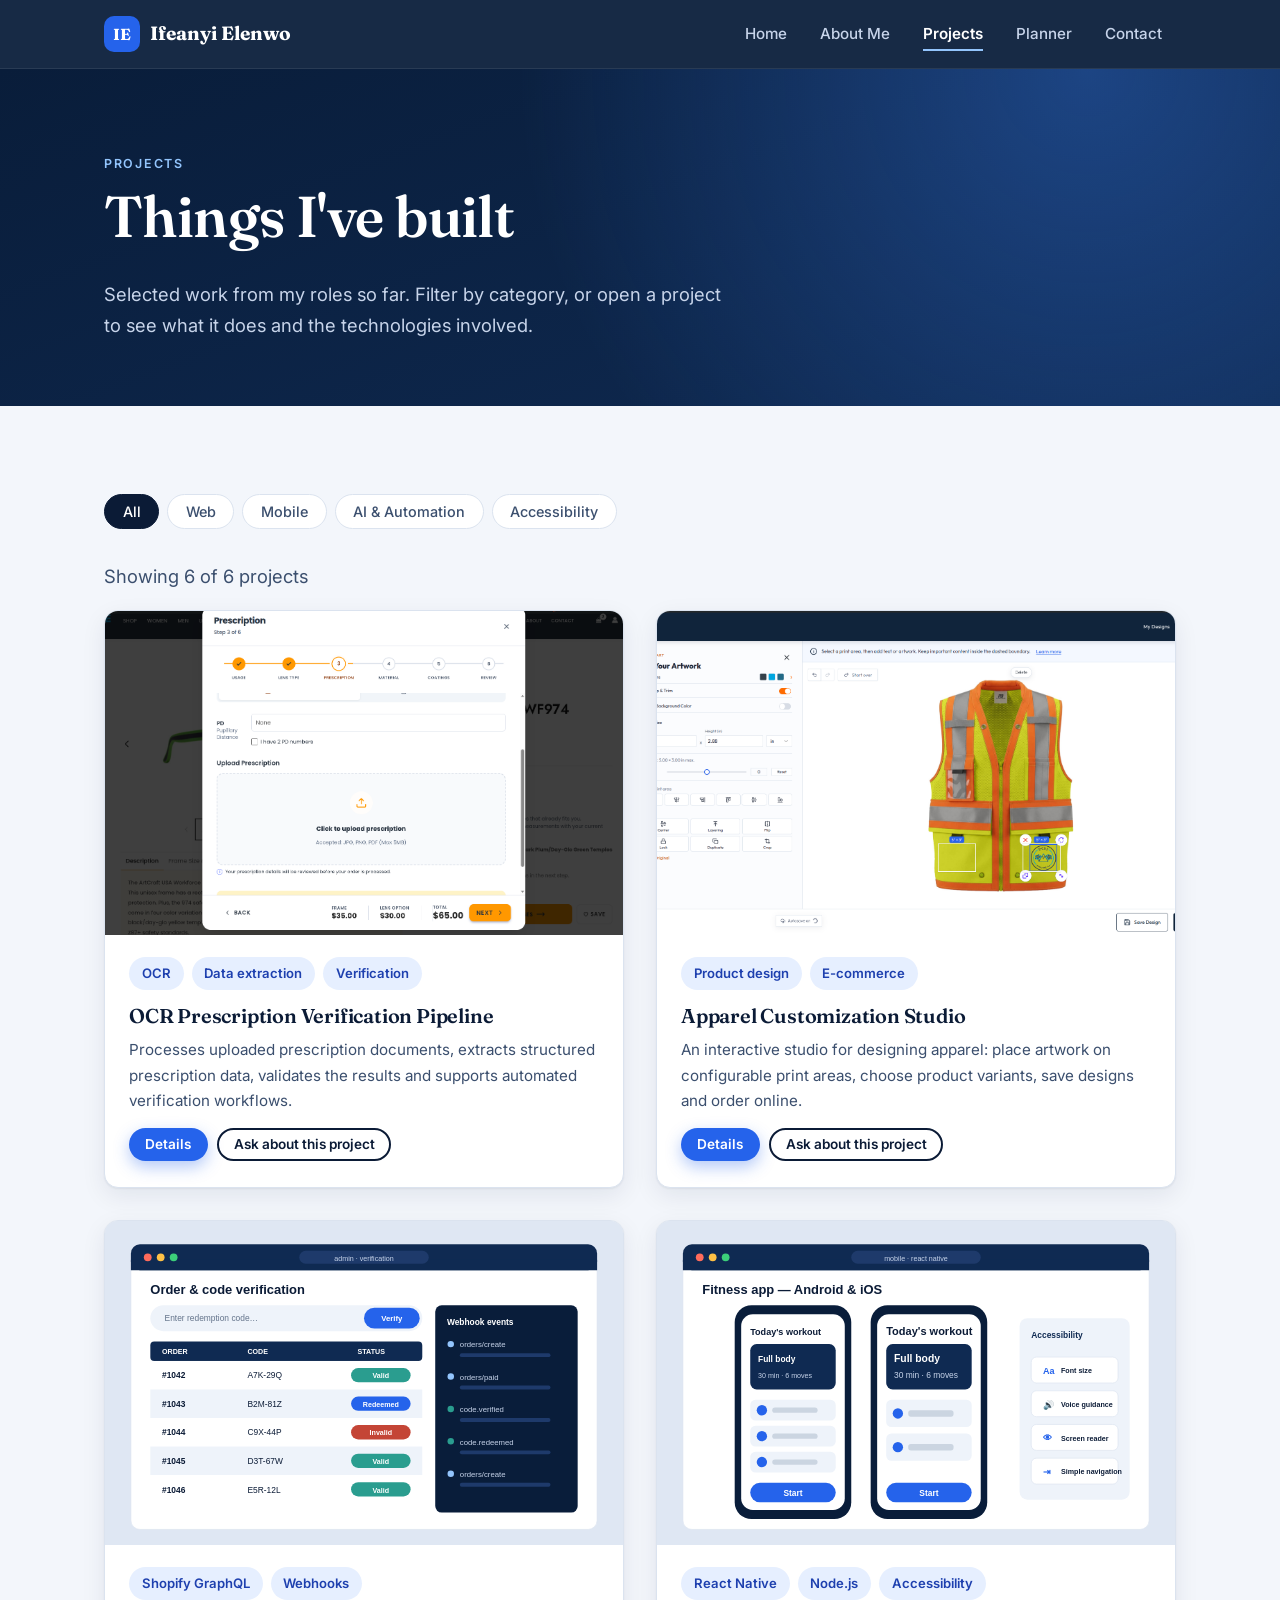
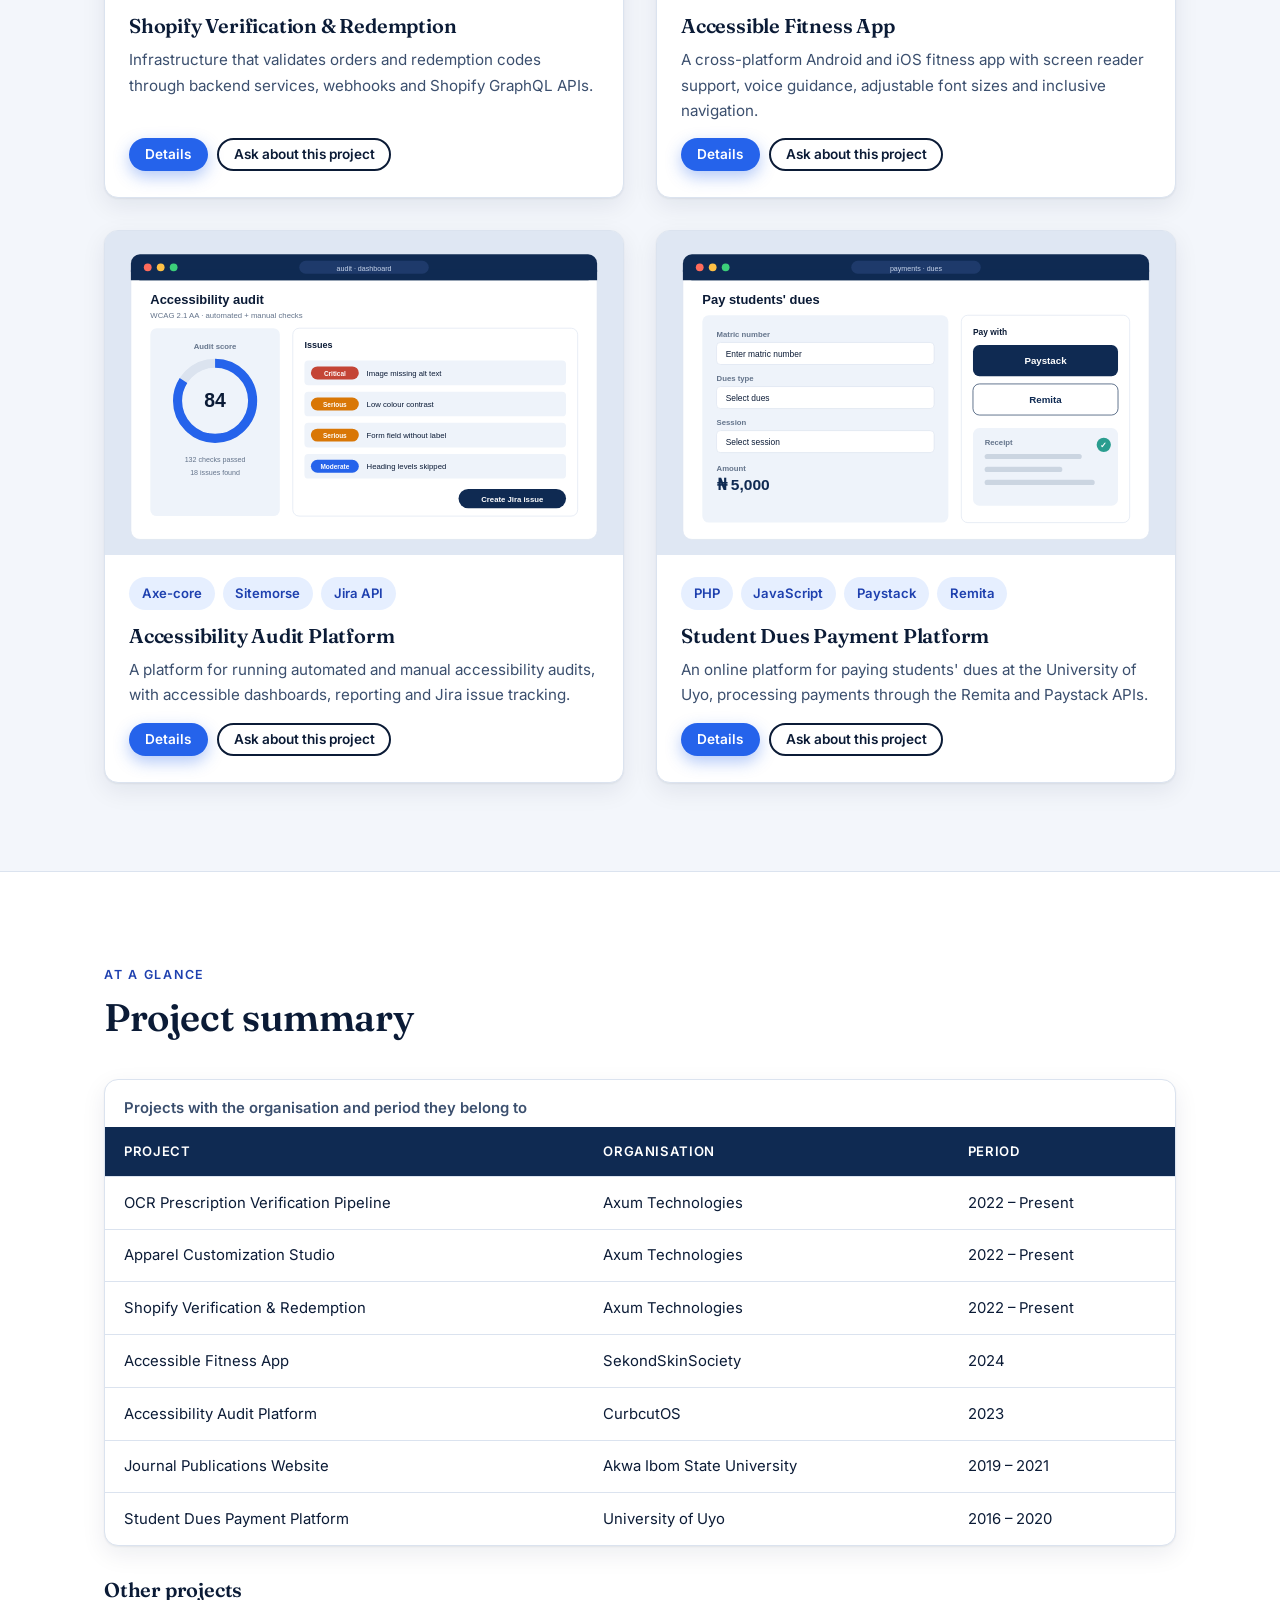
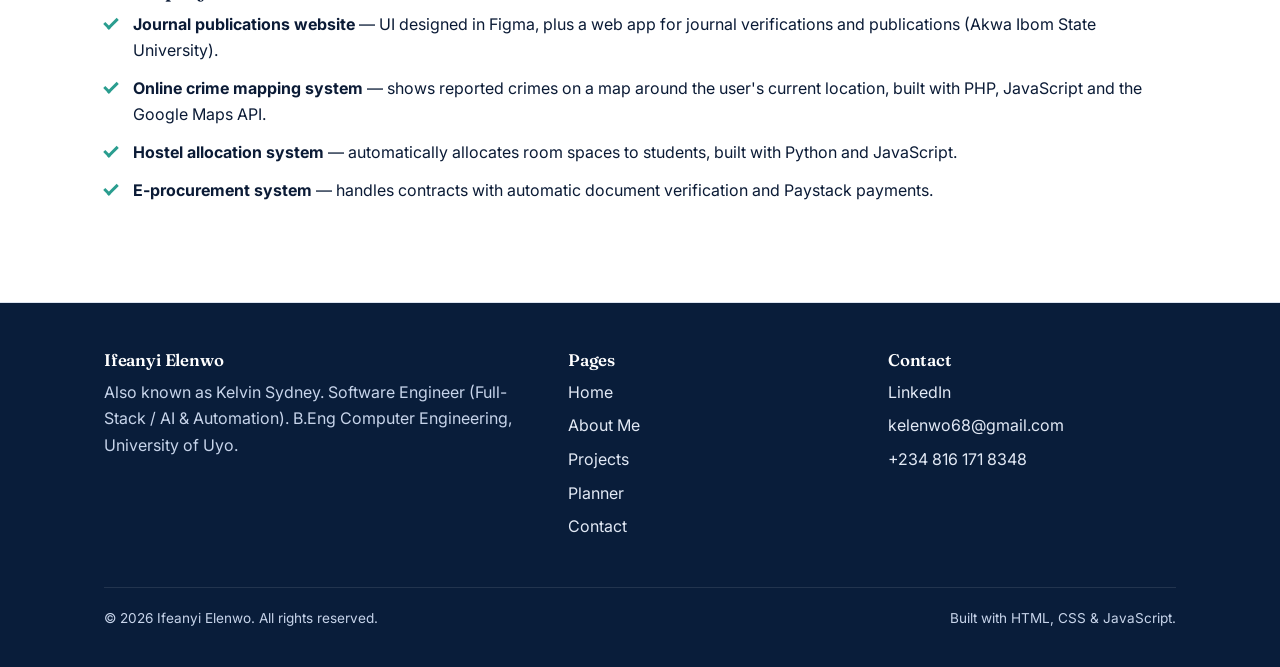
<file: projects.html>
<!DOCTYPE html>
<html lang="en">
<head>
  <meta charset="UTF-8">
  <meta name="viewport" content="width=device-width, initial-scale=1.0">
  <meta name="description" content="Projects by Ifeanyi Elenwo — web, mobile, automation and accessibility work.">
  <title>Projects | Ifeanyi Elenwo</title>
  <link rel="icon" href="images/favicon.svg" type="image/svg+xml">
  <link rel="preconnect" href="https://fonts.googleapis.com">
  <link rel="preconnect" href="https://fonts.gstatic.com" crossorigin>
  <link href="https://fonts.googleapis.com/css2?family=Fraunces:ital,opsz,wght@0,9..144,500;0,9..144,600;0,9..144,700;1,9..144,500&family=Inter:wght@400;500;600;700&display=swap" rel="stylesheet">
  <link rel="stylesheet" href="css/style.css">
</head>
<body>
  <a class="skip-link" href="#main">Skip to main content</a>

  <header class="site-header">
    <nav class="nav container" aria-label="Main navigation">
      <a class="brand" href="index.html"><span class="brand-mark" aria-hidden="true">IE</span> Ifeanyi Elenwo</a>
      <button class="nav-toggle" type="button" aria-expanded="false" aria-controls="nav-links" aria-label="Toggle navigation menu"><span></span></button>
      <ul class="nav-links" id="nav-links">
        <li><a href="index.html">Home</a></li>
        <li><a href="about.html">About Me</a></li>
        <li><a href="projects.html">Projects</a></li>
        <li><a href="planner.html">Planner</a></li>
        <li><a href="contact.html">Contact</a></li>
      </ul>
    </nav>
  </header>

  <main id="main">
    <section class="page-banner">
      <div class="container">
        <span class="eyebrow">Projects</span>
        <h1>Things I've built</h1>
        <p class="lead">Selected work from my roles so far. Filter by category, or open a project to see what it does and the technologies involved.</p>
      </div>
    </section>

    <section class="section" aria-labelledby="projects-title">
      <div class="container">
        <h2 id="projects-title" class="visually-hidden">Project list</h2>

        <div class="filter-bar" role="group" aria-label="Filter projects by category">
          <button class="filter-btn active" type="button" data-category="all" aria-pressed="true">All</button>
          <button class="filter-btn" type="button" data-category="web" aria-pressed="false">Web</button>
          <button class="filter-btn" type="button" data-category="mobile" aria-pressed="false">Mobile</button>
          <button class="filter-btn" type="button" data-category="automation" aria-pressed="false">AI &amp; Automation</button>
          <button class="filter-btn" type="button" data-category="accessibility" aria-pressed="false">Accessibility</button>
        </div>
        <p id="project-count" class="lead" aria-live="polite"></p>

        <div class="grid-2">
          <article class="card project-card reveal" data-category="automation">
            <figure class="project-thumb">
              <img src="images/ocr-step3-prescription.png" alt="Screenshot of the prescription step, where customers enter their PD and upload a prescription file" width="1851" height="902" loading="lazy">
            </figure>
            <div class="project-body">
              <ul class="tag-list">
                <li class="tag">OCR</li><li class="tag">Data extraction</li><li class="tag">Verification</li>
              </ul>
              <h3>OCR Prescription Verification Pipeline</h3>
              <p>Processes uploaded prescription documents, extracts structured prescription data, validates the results and supports automated verification workflows.</p>
              <div class="project-links">
                <button class="btn btn-primary btn-sm" type="button" data-details="ocr">Details</button>
                <a class="btn btn-outline btn-sm" href="contact.html?project=OCR%20Prescription%20Verification%20Pipeline">Ask about this project</a>
              </div>
            </div>
          </article>

          <article class="card project-card reveal" data-category="web">
            <figure class="project-thumb">
              <img src="images/apparel-step2-upload-art.png" alt="Screenshot of the design studio with a logo placed on the front pocket print area of a safety vest" width="1867" height="934" loading="lazy">
            </figure>
            <div class="project-body">
              <ul class="tag-list">
                <li class="tag">Product design</li><li class="tag">E-commerce</li>
              </ul>
              <h3>Apparel Customization Studio</h3>
              <p>An interactive studio for designing apparel: place artwork on configurable print areas, choose product variants, save designs and order online.</p>
              <div class="project-links">
                <button class="btn btn-primary btn-sm" type="button" data-details="apparel">Details</button>
                <a class="btn btn-outline btn-sm" href="contact.html?project=Apparel%20Customization%20Studio">Ask about this project</a>
              </div>
            </div>
          </article>

          <article class="card project-card reveal" data-category="web automation">
            <figure class="project-thumb">
              <img src="images/project-shopify.svg" alt="Illustration of an order and redemption code verification dashboard" width="800" height="500" loading="lazy">
            </figure>
            <div class="project-body">
              <ul class="tag-list">
                <li class="tag">Shopify GraphQL</li><li class="tag">Webhooks</li>
              </ul>
              <h3>Shopify Verification &amp; Redemption</h3>
              <p>Infrastructure that validates orders and redemption codes through backend services, webhooks and Shopify GraphQL APIs.</p>
              <div class="project-links">
                <button class="btn btn-primary btn-sm" type="button" data-details="shopify">Details</button>
                <a class="btn btn-outline btn-sm" href="contact.html?project=Shopify%20Verification%20%26%20Redemption">Ask about this project</a>
              </div>
            </div>
          </article>

          <article class="card project-card reveal" data-category="mobile accessibility">
            <figure class="project-thumb">
              <img src="images/project-fitness.svg" alt="Illustration of a fitness app on two phones with font size and voice guidance controls" width="800" height="500" loading="lazy">
            </figure>
            <div class="project-body">
              <ul class="tag-list">
                <li class="tag">React Native</li><li class="tag">Node.js</li><li class="tag">Accessibility</li>
              </ul>
              <h3>Accessible Fitness App</h3>
              <p>A cross-platform Android and iOS fitness app with screen reader support, voice guidance, adjustable font sizes and inclusive navigation.</p>
              <div class="project-links">
                <button class="btn btn-primary btn-sm" type="button" data-details="fitness">Details</button>
                <a class="btn btn-outline btn-sm" href="contact.html?project=Accessible%20Fitness%20App">Ask about this project</a>
              </div>
            </div>
          </article>

          <article class="card project-card reveal" data-category="web accessibility">
            <figure class="project-thumb">
              <img src="images/project-audit.svg" alt="Illustration of an accessibility audit dashboard with a score and a list of issues" width="800" height="500" loading="lazy">
            </figure>
            <div class="project-body">
              <ul class="tag-list">
                <li class="tag">Axe-core</li><li class="tag">Sitemorse</li><li class="tag">Jira API</li>
              </ul>
              <h3>Accessibility Audit Platform</h3>
              <p>A platform for running automated and manual accessibility audits, with accessible dashboards, reporting and Jira issue tracking.</p>
              <div class="project-links">
                <button class="btn btn-primary btn-sm" type="button" data-details="audit">Details</button>
                <a class="btn btn-outline btn-sm" href="contact.html?project=Accessibility%20Audit%20Platform">Ask about this project</a>
              </div>
            </div>
          </article>

          <article class="card project-card reveal" data-category="web">
            <figure class="project-thumb">
              <img src="images/project-payments.svg" alt="Illustration of a student dues payment form with Paystack and Remita options" width="800" height="500" loading="lazy">
            </figure>
            <div class="project-body">
              <ul class="tag-list">
                <li class="tag">PHP</li><li class="tag">JavaScript</li><li class="tag">Paystack</li><li class="tag">Remita</li>
              </ul>
              <h3>Student Dues Payment Platform</h3>
              <p>An online platform for paying students' dues at the University of Uyo, processing payments through the Remita and Paystack APIs.</p>
              <div class="project-links">
                <button class="btn btn-primary btn-sm" type="button" data-details="payments">Details</button>
                <a class="btn btn-outline btn-sm" href="contact.html?project=Student%20Dues%20Payment%20Platform">Ask about this project</a>
              </div>
            </div>
          </article>
        </div>
      </div>
    </section>

    <!-- Summary table of projects -->
    <section class="section section--tint" aria-labelledby="summary-title">
      <div class="container">
        <div class="section-head reveal">
          <span class="eyebrow">At a glance</span>
          <h2 id="summary-title">Project summary</h2>
        </div>
        <div class="table-wrap reveal">
          <table>
            <caption>Projects with the organisation and period they belong to</caption>
            <thead>
              <tr>
                <th scope="col">Project</th>
                <th scope="col">Organisation</th>
                <th scope="col">Period</th>
              </tr>
            </thead>
            <tbody>
              <tr><td>OCR Prescription Verification Pipeline</td><td>Axum Technologies</td><td>2022 – Present</td></tr>
              <tr><td>Apparel Customization Studio</td><td>Axum Technologies</td><td>2022 – Present</td></tr>
              <tr><td>Shopify Verification &amp; Redemption</td><td>Axum Technologies</td><td>2022 – Present</td></tr>
              <tr><td>Accessible Fitness App</td><td>SekondSkinSociety</td><td>2024</td></tr>
              <tr><td>Accessibility Audit Platform</td><td>CurbcutOS</td><td>2023</td></tr>
              <tr><td>Journal Publications Website</td><td>Akwa Ibom State University</td><td>2019 – 2021</td></tr>
              <tr><td>Student Dues Payment Platform</td><td>University of Uyo</td><td>2016 – 2020</td></tr>
            </tbody>
          </table>
        </div>

        <div class="reveal spaced">
          <h3>Other projects</h3>
          <ul class="check-list">
            <li><strong>Journal publications website</strong> — UI designed in Figma, plus a web app for journal verifications and publications (Akwa Ibom State University).</li>
            <li><strong>Online crime mapping system</strong> — shows reported crimes on a map around the user's current location, built with PHP, JavaScript and the Google Maps API.</li>
            <li><strong>Hostel allocation system</strong> — automatically allocates room spaces to students, built with Python and JavaScript.</li>
            <li><strong>E-procurement system</strong> — handles contracts with automatic document verification and Paystack payments.</li>
          </ul>
        </div>
      </div>
    </section>
  </main>

  <!-- Project details modal (filled by projects.js) -->
  <div class="modal" id="project-modal" role="dialog" aria-modal="true" aria-labelledby="modal-title" aria-hidden="true">
    <div class="modal-dialog">
      <button class="modal-close" type="button" aria-label="Close details">&times;</button>
      <div id="modal-body"></div>
    </div>
  </div>

  <footer class="site-footer">
    <div class="container">
      <div class="footer-grid">
        <section>
          <h3>Ifeanyi Elenwo</h3>
          <p>Also known as Kelvin Sydney. Software Engineer (Full-Stack / AI &amp; Automation). B.Eng Computer Engineering, University of Uyo.</p>
        </section>
        <nav aria-label="Footer navigation">
          <h3>Pages</h3>
          <ul>
            <li><a href="index.html">Home</a></li>
            <li><a href="about.html">About Me</a></li>
            <li><a href="projects.html">Projects</a></li>
            <li><a href="planner.html">Planner</a></li>
            <li><a href="contact.html">Contact</a></li>
          </ul>
        </nav>
        <section>
          <h3>Contact</h3>
          <ul>
            <li><a href="https://www.linkedin.com/in/kelvin-sydney" target="_blank" rel="noopener">LinkedIn</a></li>
            <li><a href="mailto:kelenwo68@gmail.com">kelenwo68@gmail.com</a></li>
            <li><a href="tel:+2348161718348">+234 816 171 8348</a></li>
          </ul>
        </section>
      </div>
      <div class="footer-bottom">
        <p>&copy; <span data-year>2026</span> Ifeanyi Elenwo. All rights reserved.</p>
        <p>Built with HTML, CSS &amp; JavaScript.</p>
      </div>
    </div>
  </footer>

  <button class="back-to-top" type="button" aria-label="Back to top">&uarr;</button>
  <script src="js/main.js"></script>
  <script src="js/projects.js"></script>
</body>
</html>
</file>
<file: css/style.css>
/* ==========================================================================
   Academic Portfolio — main stylesheet
   Sections: 1. Tokens  2. Base  3. Layout  4. Header/Nav  5. Buttons
             6. Hero  7. Cards & sections  8. About  9. Projects
             10. Planner  11. Contact  12. Tables  13. Footer
             14. Animations  15. Responsive
   ========================================================================== */

/* 1. Design tokens ------------------------------------------------------- */
:root {
  --ink: #0b1b36;          /* body text */
  --ink-soft: #3b4f6e;
  --navy: #0f2a52;         /* primary navy */
  --navy-deep: #091d3a;
  --on-navy: #c7d4ea;      /* soft text on navy */
  --on-navy-accent: #93c5fd;
  --paper: #f3f6fb;        /* page background */
  --surface: #ffffff;
  --accent: #2563eb;       /* royal blue */
  --accent-dark: #1e40af;
  --accent-tint: #e6efff;
  --teal: #2a9d8f;
  --danger: #c44536;
  --muted: #64748b;
  --line: #dbe3ef;
  --soft: #eef3fa;         /* subtle fills */

  --font-display: "Fraunces", Georgia, serif;
  --font-body: "Inter", system-ui, -apple-system, "Segoe UI", sans-serif;

  --radius: 14px;
  --radius-sm: 8px;
  --shadow: 0 1px 2px rgba(9, 29, 58, .06), 0 8px 24px rgba(9, 29, 58, .08);
  --shadow-lift: 0 2px 4px rgba(9, 29, 58, .08), 0 18px 40px rgba(9, 29, 58, .14);
  --max: 1120px;
  --ease: cubic-bezier(.2, .7, .2, 1);
}

/* 2. Base ---------------------------------------------------------------- */
*,
*::before,
*::after { box-sizing: border-box; }

html { scroll-behavior: smooth; }

body {
  margin: 0;
  font-family: var(--font-body);
  font-size: 1rem;
  line-height: 1.65;
  color: var(--ink);
  background: var(--paper);
  -webkit-font-smoothing: antialiased;
}

img, video, svg { max-width: 100%; display: block; }

h1, h2, h3, h4 {
  font-family: var(--font-display);
  line-height: 1.15;
  margin: 0 0 .5em;
  font-weight: 600;
  letter-spacing: -.01em;
}
h1 { font-size: clamp(2.2rem, 5vw, 3.6rem); }
h2 { font-size: clamp(1.7rem, 3.2vw, 2.4rem); }
h3 { font-size: 1.25rem; }

p { margin: 0 0 1em; }

a { color: var(--accent-dark); text-underline-offset: 3px; }
a:hover { color: var(--ink); }

:focus-visible {
  outline: 3px solid var(--accent);
  outline-offset: 3px;
  border-radius: 4px;
}

.skip-link {
  position: absolute;
  left: 16px;
  top: -60px;
  background: var(--ink);
  color: #fff;
  padding: .6rem 1rem;
  border-radius: var(--radius-sm);
  z-index: 100;
  transition: top .2s;
}
.skip-link:focus { top: 12px; color: #fff; }

.visually-hidden {
  position: absolute !important;
  width: 1px; height: 1px;
  overflow: hidden;
  clip: rect(0 0 0 0);
  white-space: nowrap;
}

/* 3. Layout -------------------------------------------------------------- */
.container {
  width: 100%;
  max-width: var(--max);
  margin-inline: auto;
  padding-inline: 24px;
}

.section { padding-block: clamp(3rem, 7vw, 5.5rem); }
.section--tint { background: var(--surface); border-block: 1px solid var(--line); }

.section-head { max-width: 640px; margin-bottom: 2.5rem; }
.eyebrow {
  display: inline-block;
  font-size: .78rem;
  font-weight: 600;
  letter-spacing: .14em;
  text-transform: uppercase;
  color: var(--accent-dark);
  margin-bottom: .6rem;
}
.lead { font-size: 1.15rem; color: var(--ink-soft); }

.grid-2 { display: grid; grid-template-columns: repeat(2, 1fr); gap: 2rem; }
.grid-3 { display: grid; grid-template-columns: repeat(3, 1fr); gap: 1.5rem; }
/* Let grid columns shrink below their content (e.g. wide tables scroll instead) */
.grid-2 > *, .grid-3 > *, .planner > *, .contact-grid > *, .bio > *, .media-block > * { min-width: 0; }

/* Page banner used on inner pages */
.page-banner {
  padding-block: clamp(3rem, 8vw, 5rem) clamp(2rem, 5vw, 3rem);
  background:
    radial-gradient(circle at 85% 0%, rgba(59, 130, 246, .35), transparent 50%),
    linear-gradient(160deg, var(--navy-deep), var(--navy));
  color: #fff;
}
.page-banner p { max-width: 620px; }

/* Text on navy backgrounds (hero, banners, call-to-action) */
.hero .eyebrow,
.page-banner .eyebrow { color: var(--on-navy-accent); }
.hero .lead,
.page-banner .lead { color: var(--on-navy); }
.hero .btn-outline,
.cta .btn-outline { color: #fff; border-color: rgba(255, 255, 255, .7); }
.hero .btn-outline:hover,
.cta .btn-outline:hover { background: #fff; color: var(--navy); }

/* 4. Header & navigation ------------------------------------------------- */
.site-header {
  position: sticky;
  top: 0;
  z-index: 50;
  background: rgba(9, 29, 58, .94);
  backdrop-filter: saturate(160%) blur(10px);
  border-bottom: 1px solid rgba(255, 255, 255, .08);
  transition: box-shadow .3s var(--ease);
}
.site-header.is-scrolled { box-shadow: 0 6px 20px rgba(9, 29, 58, .25); }

.nav {
  display: flex;
  align-items: center;
  justify-content: space-between;
  gap: 1rem;
  min-height: 68px;
}

.brand {
  display: flex;
  align-items: center;
  gap: .6rem;
  font-family: var(--font-display);
  font-weight: 700;
  font-size: 1.2rem;
  color: #fff;
  text-decoration: none;
}
.brand:hover { color: #fff; }
.brand-mark {
  display: grid;
  place-items: center;
  width: 36px; height: 36px;
  border-radius: 10px;
  background: var(--accent);
  color: #fff;
  font-size: 1rem;
}

.nav-links {
  display: flex;
  gap: .25rem;
  list-style: none;
  margin: 0;
  padding: 0;
}
.nav-links a {
  position: relative;
  display: block;
  padding: .55rem .9rem;
  color: var(--on-navy);
  font-weight: 500;
  font-size: .95rem;
  text-decoration: none;
  border-radius: var(--radius-sm);
  transition: color .2s, background-color .2s;
}
.nav-links a::after {
  content: "";
  position: absolute;
  left: .9rem; right: .9rem; bottom: .3rem;
  height: 2px;
  background: var(--on-navy-accent);
  transform: scaleX(0);
  transform-origin: left;
  transition: transform .3s var(--ease);
}
.nav-links a:hover { color: #fff; background: rgba(255, 255, 255, .08); }
.nav-links a:hover::after,
.nav-links a.active::after { transform: scaleX(1); }
.nav-links a.active { color: #fff; font-weight: 600; }

.nav-toggle {
  display: none;
  width: 44px; height: 44px;
  border: 1px solid rgba(255, 255, 255, .25);
  border-radius: var(--radius-sm);
  background: transparent;
  cursor: pointer;
  padding: 0;
}
.nav-toggle span,
.nav-toggle span::before,
.nav-toggle span::after {
  display: block;
  width: 20px; height: 2px;
  margin: 0 auto;
  background: #fff;
  border-radius: 2px;
  transition: transform .3s var(--ease), background-color .2s;
  position: relative;
}
.nav-toggle span::before,
.nav-toggle span::after { content: ""; position: absolute; left: 0; }
.nav-toggle span::before { top: -6px; }
.nav-toggle span::after { top: 6px; }
.nav-toggle[aria-expanded="true"] span { background: transparent; }
.nav-toggle[aria-expanded="true"] span::before { transform: translateY(6px) rotate(45deg); }
.nav-toggle[aria-expanded="true"] span::after { transform: translateY(-6px) rotate(-45deg); }

/* 5. Buttons ------------------------------------------------------------- */
.btn {
  display: inline-flex;
  align-items: center;
  justify-content: center;
  gap: .5rem;
  padding: .8rem 1.4rem;
  border: 2px solid transparent;
  border-radius: 999px;
  font: 600 .95rem/1 var(--font-body);
  text-decoration: none;
  cursor: pointer;
  transition: transform .2s var(--ease), box-shadow .2s, background-color .2s, color .2s;
}
.btn:hover { transform: translateY(-2px); }
.btn:active { transform: translateY(0); }
.btn-primary { background: var(--accent); color: #fff; box-shadow: 0 6px 16px rgba(37, 99, 235, .35); }
.btn-primary:hover { background: var(--accent-dark); color: #fff; }
.btn-outline { border-color: var(--ink); color: var(--ink); background: transparent; }
.btn-outline:hover { background: var(--ink); color: #fff; }
.btn-sm { padding: .5rem .9rem; font-size: .85rem; }

.btn-group { display: flex; flex-wrap: wrap; gap: .75rem; }

/* 6. Hero ---------------------------------------------------------------- */
.hero {
  position: relative;
  isolation: isolate;
  overflow: hidden;
  padding-block: clamp(3rem, 8vw, 6rem);
  background: linear-gradient(160deg, var(--navy-deep), var(--navy) 70%);
  color: #fff;
}
.hero::before {
  content: "";
  position: absolute;
  width: 640px; height: 640px;
  right: -160px; top: -200px;
  background: radial-gradient(circle, rgba(59, 130, 246, .45), transparent 65%);
  z-index: -1;
}
.hero-grid {
  display: grid;
  grid-template-columns: 1.25fr 1fr;
  align-items: center;
  gap: clamp(2rem, 5vw, 4rem);
}
.hero h1 span { color: var(--on-navy-accent); font-style: italic; }
.hero .lead { max-width: 540px; margin-bottom: 1.8rem; }
.hero .aka { color: var(--on-navy); margin: -.2rem 0 1rem; font-size: 1.05rem; }
.hero .aka strong { color: #fff; }

.hero-photo {
  position: relative;
  justify-self: center;
  width: min(360px, 100%);
}
.hero-photo img {
  width: 100%;
  height: auto;
  aspect-ratio: 3 / 4;
  object-fit: cover;
  border-radius: 28px;
  box-shadow: var(--shadow-lift);
  animation: float 6s ease-in-out infinite;
}
.hero-photo::before {
  content: "";
  position: absolute;
  inset: 18px -18px -18px 18px;
  border: 2px solid var(--on-navy-accent);
  border-radius: 28px;
  z-index: -1;
}
.hero-badge {
  position: absolute;
  left: -24px;
  bottom: 28px;
  display: flex;
  align-items: center;
  gap: .6rem;
  padding: .7rem 1rem;
  background: var(--surface);
  border-radius: 12px;
  box-shadow: var(--shadow);
  color: var(--ink);
  font-size: .85rem;
  font-weight: 600;
}
.hero-badge .dot {
  width: 10px; height: 10px;
  border-radius: 50%;
  background: var(--teal);
  box-shadow: 0 0 0 0 rgba(42, 157, 143, .6);
  animation: pulse 2s infinite;
}

.stats {
  display: flex;
  flex-wrap: wrap;
  gap: 2rem;
  margin-top: 2.5rem;
  padding: 0;
  list-style: none;
}
.stats strong {
  display: block;
  font-family: var(--font-display);
  font-size: 2rem;
  color: #fff;
}
.stats span { font-size: .85rem; color: var(--on-navy); }

/* 7. Cards & generic sections ------------------------------------------- */
.card {
  background: var(--surface);
  border: 1px solid var(--line);
  border-radius: var(--radius);
  padding: 1.6rem;
  box-shadow: var(--shadow);
  transition: transform .3s var(--ease), box-shadow .3s var(--ease);
}
.card:hover { transform: translateY(-4px); box-shadow: var(--shadow-lift); }
.card-icon {
  display: grid;
  place-items: center;
  width: 48px; height: 48px;
  margin-bottom: 1rem;
  border-radius: 12px;
  background: var(--accent-tint);
  color: var(--accent-dark);
  font-size: 1.4rem;
}
.card p:last-child { margin-bottom: 0; }

.bio { display: grid; grid-template-columns: 1fr 1.4fr; gap: 3rem; align-items: start; }
.bio-quote {
  font-family: var(--font-display);
  font-size: 1.35rem;
  line-height: 1.45;
  color: var(--navy);
  border-left: 4px solid var(--accent);
  padding-left: 1.2rem;
  margin: 0;
}

.media-block { display: grid; grid-template-columns: 1.3fr 1fr; gap: 2.5rem; align-items: center; }
.media-frame {
  border-radius: var(--radius);
  overflow: hidden;
  background: var(--ink);
  box-shadow: var(--shadow-lift);
}
.media-frame video { width: 100%; height: auto; }
figcaption { font-size: .85rem; color: var(--muted); margin-top: .6rem; }

audio { width: 100%; margin-top: 1rem; }

.cta {
  text-align: center;
  background: var(--navy);
  color: #fff;
  border-radius: 24px;
  padding: clamp(2.5rem, 6vw, 4rem) 1.5rem;
  background-image: radial-gradient(circle at 20% 0%, rgba(59, 130, 246, .45), transparent 55%);
}
.cta h2 { color: #fff; }
.cta p { color: var(--on-navy); max-width: 520px; margin-inline: auto; margin-bottom: 1.6rem; }
.cta .btn-group { justify-content: center; }

/* 8. About page ---------------------------------------------------------- */
.timeline { list-style: none; margin: 0; padding: 0; position: relative; }
.timeline::before {
  content: "";
  position: absolute;
  left: 9px; top: 6px; bottom: 6px;
  width: 2px;
  background: var(--line);
}
.timeline > li { position: relative; padding-left: 2.4rem; padding-bottom: 2rem; }
.timeline > li:last-child { padding-bottom: 0; }
.timeline > li::before {
  content: "";
  position: absolute;
  left: 0; top: 6px;
  width: 20px; height: 20px;
  border-radius: 50%;
  background: var(--surface);
  border: 4px solid var(--accent);
}
.timeline time { font-size: .85rem; font-weight: 600; color: var(--accent-dark); }
.timeline h3 { margin: .2rem 0 .3rem; }
.timeline p { color: var(--ink-soft); margin: 0; }
.timeline .role { font-weight: 600; color: var(--navy); margin-bottom: .5rem; }
.timeline ul { margin: .6rem 0 0; padding-left: 1.1rem; color: var(--ink-soft); }
.timeline ul li { margin-bottom: .35rem; }
.timeline ul li::marker { color: var(--accent); }

.experience-card { padding: 2rem; }

.skills-table td:first-child { font-weight: 600; color: var(--navy); white-space: nowrap; }
.skills-table td { vertical-align: top; }

.tag-list { display: flex; flex-wrap: wrap; gap: .5rem; list-style: none; padding: 0; margin: 0; }
.tag {
  padding: .35rem .8rem;
  border-radius: 999px;
  background: var(--accent-tint);
  color: var(--accent-dark);
  font-size: .82rem;
  font-weight: 600;
}

.check-list { list-style: none; padding: 0; margin: 0; }
.check-list li { position: relative; padding-left: 1.8rem; margin-bottom: .7rem; }
.check-list li::before {
  content: "";
  position: absolute;
  left: 0; top: .45em;
  width: 14px; height: 8px;
  border-left: 3px solid var(--teal);
  border-bottom: 3px solid var(--teal);
  transform: rotate(-45deg);
}

.hobby { text-align: center; }
.hobby .card-icon { margin-inline: auto; }

/* 9. Projects page ------------------------------------------------------- */
.filter-bar { display: flex; flex-wrap: wrap; gap: .5rem; margin-bottom: 2rem; }
.filter-btn {
  padding: .5rem 1.1rem;
  border: 1px solid var(--line);
  border-radius: 999px;
  background: var(--surface);
  color: var(--ink-soft);
  font: 500 .9rem var(--font-body);
  cursor: pointer;
  transition: all .2s var(--ease);
}
.filter-btn:hover { border-color: var(--ink); color: var(--ink); }
.filter-btn.active { background: var(--ink); border-color: var(--ink); color: #fff; }

.project-card { padding: 0; overflow: hidden; display: flex; flex-direction: column; }
.project-card.is-hidden { display: none; }
.project-thumb { overflow: hidden; aspect-ratio: 16 / 10; background: #e2e8f2; margin: 0; }
.project-thumb img { width: 100%; height: 100%; object-fit: cover; transition: transform .6s var(--ease); }
.project-card:hover .project-thumb img { transform: scale(1.06); }
.project-body { padding: 1.4rem 1.5rem 1.6rem; display: flex; flex-direction: column; flex: 1; }
.project-body .tag-list { margin-bottom: .9rem; }
.project-body p { color: var(--ink-soft); font-size: .95rem; }
.project-links { margin-top: auto; display: flex; gap: .6rem; flex-wrap: wrap; }

/* Modal for project details */
.modal {
  position: fixed;
  inset: 0;
  z-index: 200;
  display: grid;
  place-items: center;
  padding: 16px;
  background: rgba(17, 23, 42, .6);
  opacity: 0;
  visibility: hidden;
  transition: opacity .25s, visibility .25s;
}
.modal.open { opacity: 1; visibility: visible; }
.modal-dialog {
  position: relative;
  width: min(620px, 100%);
  max-height: 90vh;
  overflow-y: auto;
  background: var(--surface);
  border-radius: var(--radius);
  padding: 2rem;
  transform: translateY(20px) scale(.97);
  transition: transform .3s var(--ease);
}
.modal.open .modal-dialog { transform: none; }
.modal-close {
  position: absolute;
  top: 12px; right: 12px;
  width: 40px; height: 40px;
  border: 0;
  border-radius: 50%;
  background: var(--soft);
  font-size: 1.4rem;
  cursor: pointer;
}
.modal-dialog h3 { margin-top: 1.4rem; }
.modal-shot { margin: 0 0 1.2rem; }
.modal-shot img { width: 100%; border-radius: var(--radius-sm); border: 1px solid var(--line); }
.modal-close:hover { background: var(--line); }

/* 10. Planner page ------------------------------------------------------- */
.planner { display: grid; grid-template-columns: 340px 1fr; gap: 2rem; align-items: start; }

.form-row { display: flex; flex-direction: column; gap: .35rem; margin-bottom: 1rem; }
.form-row-inline { display: grid; grid-template-columns: 1fr 1fr; gap: .8rem; }
label { font-weight: 600; font-size: .9rem; }
input, select, textarea {
  width: 100%;
  padding: .75rem .9rem;
  border: 1.5px solid var(--line);
  border-radius: var(--radius-sm);
  background: #fff;
  font: inherit;
  color: var(--ink);
  transition: border-color .2s, box-shadow .2s;
}
input:focus, select:focus, textarea:focus {
  outline: none;
  border-color: var(--accent);
  box-shadow: 0 0 0 4px rgba(37, 99, 235, .18);
}
textarea { resize: vertical; min-height: 140px; }

.progress-wrap { margin: 1.4rem 0 .4rem; }
.progress { height: 12px; border-radius: 999px; background: #e2e8f2; overflow: hidden; }
.progress span {
  display: block;
  height: 100%;
  width: 0;
  background: linear-gradient(90deg, var(--teal), #57c2b5);
  transition: width .5s var(--ease);
}
.progress-text { display: flex; justify-content: space-between; font-size: .85rem; color: var(--muted); margin-top: .4rem; }

.task-toolbar {
  display: flex;
  flex-wrap: wrap;
  align-items: center;
  justify-content: space-between;
  gap: 1rem;
  margin-bottom: 1rem;
}
.task-toolbar .filter-bar { margin: 0; }
.task-search { max-width: 240px; }

.task-list { list-style: none; margin: 0; padding: 0; display: flex; flex-direction: column; gap: .7rem; }
.task {
  display: grid;
  grid-template-columns: auto 1fr auto;
  align-items: center;
  gap: 1rem;
  padding: 1rem 1.1rem;
  background: var(--surface);
  border: 1px solid var(--line);
  border-left: 5px solid var(--muted);
  border-radius: var(--radius-sm);
  box-shadow: 0 1px 2px rgba(9, 29, 58, .05);
  animation: slideIn .35s var(--ease);
  transition: opacity .3s, transform .3s, background-color .3s;
}
.task[data-priority="high"] { border-left-color: var(--danger); }
.task[data-priority="medium"] { border-left-color: var(--accent); }
.task[data-priority="low"] { border-left-color: var(--teal); }
.task.removing { opacity: 0; transform: translateX(30px); }
.task.completed { background: var(--soft); }
.task.completed .task-title { text-decoration: line-through; color: var(--muted); }

.task-check {
  width: 24px; height: 24px;
  accent-color: var(--teal);
  cursor: pointer;
}
.task-title { font-weight: 600; margin: 0; word-break: break-word; }
.task-meta { display: flex; flex-wrap: wrap; gap: .4rem .9rem; font-size: .8rem; color: var(--muted); margin-top: .2rem; }
.task-meta .overdue { color: var(--danger); font-weight: 600; }
.task-delete {
  border: 0;
  background: transparent;
  color: var(--muted);
  width: 38px; height: 38px;
  border-radius: 50%;
  cursor: pointer;
  font-size: 1.1rem;
  transition: background-color .2s, color .2s;
}
.task-delete:hover { background: #fbe9e6; color: var(--danger); }

.btn-block { width: 100%; }

.planner-stats {
  display: grid;
  grid-template-columns: repeat(4, 1fr);
  gap: .5rem;
  margin: 1.2rem 0 0;
  text-align: center;
}
.planner-stats div { padding: .7rem .3rem; border-radius: var(--radius-sm); background: var(--soft); }
.planner-stats dt { font-size: .72rem; font-weight: 600; text-transform: uppercase; letter-spacing: .06em; color: var(--muted); }
.planner-stats dd { margin: 0; font-family: var(--font-display); font-size: 1.5rem; font-weight: 600; }

.toolbar-controls { display: flex; gap: .6rem; flex-wrap: wrap; }
.toolbar-controls select { width: auto; }
.list-footer { display: flex; justify-content: flex-end; margin-top: 1rem; }

.empty-state {
  text-align: center;
  padding: 2.5rem 1rem;
  color: var(--muted);
  border: 2px dashed var(--line);
  border-radius: var(--radius);
}

.badge {
  display: inline-block;
  padding: .1rem .55rem;
  border-radius: 999px;
  font-size: .72rem;
  font-weight: 700;
  text-transform: uppercase;
  letter-spacing: .04em;
}
.badge-high { background: #fbe4e0; color: var(--danger); }
.badge-medium { background: var(--accent-tint); color: var(--accent-dark); }
.badge-low { background: #dff3f0; color: #1f7a6f; }

/* 11. Contact page ------------------------------------------------------- */
.contact-grid { display: grid; grid-template-columns: 1fr 1.4fr; gap: 2.5rem; align-items: start; }
.contact-info { list-style: none; padding: 0; margin: 1.5rem 0 0; }
.contact-info li { display: flex; gap: .9rem; align-items: flex-start; margin-bottom: 1.2rem; }
.contact-info .card-icon { margin: 0; flex-shrink: 0; width: 42px; height: 42px; font-size: 1.1rem; }
.contact-info .card-icon svg { width: 20px; height: 20px; }
.contact-info li > div { min-width: 0; overflow-wrap: anywhere; }
.contact-info strong { display: block; }

.field-error { min-height: 1.2em; font-size: .82rem; color: var(--danger); font-weight: 500; }
.form-row.invalid input,
.form-row.invalid textarea { border-color: var(--danger); background: #fff8f7; }
.form-row.valid input,
.form-row.valid textarea { border-color: var(--teal); }
.char-count { font-size: .8rem; color: var(--muted); text-align: right; }

.alert {
  padding: 1rem 1.2rem;
  border-radius: var(--radius-sm);
  margin-bottom: 1.2rem;
  font-weight: 500;
  animation: slideIn .35s var(--ease);
}
.alert[hidden] { display: none; }
.alert-success { background: #dff3f0; color: #1a6b61; border: 1px solid #b6e2db; }
.alert-error { background: #fbe4e0; color: #9a3226; border: 1px solid #f2c3bb; }

/* 12. Tables ------------------------------------------------------------- */
.table-wrap {
  overflow-x: auto;
  border: 1px solid var(--line);
  border-radius: var(--radius);
  background: var(--surface);
  box-shadow: var(--shadow);
}
table { width: 100%; border-collapse: collapse; font-size: .93rem; }
caption {
  caption-side: top;
  text-align: left;
  padding: 1rem 1.2rem .4rem;
  font-weight: 600;
  color: var(--ink-soft);
}
th, td { padding: .85rem 1.2rem; text-align: left; border-bottom: 1px solid var(--line); }
thead th {
  background: var(--navy);
  color: #fff;
  font-weight: 600;
  font-size: .82rem;
  letter-spacing: .05em;
  text-transform: uppercase;
}
tbody tr { transition: background-color .2s; }
tbody tr:hover { background: var(--accent-tint); }
tbody tr:last-child td { border-bottom: 0; }
tfoot td { font-weight: 700; background: var(--soft); border-top: 2px solid var(--line); }

.plain-fieldset { border: 0; padding: 0; margin: 0; min-width: 0; }
.spaced { margin-top: 2rem; }

/* 13. Footer ------------------------------------------------------------- */
.site-footer {
  margin-top: 0;
  background: var(--navy-deep);
  color: var(--on-navy);
  padding-block: 3rem 1.5rem;
}
.footer-grid { display: grid; grid-template-columns: 1.5fr 1fr 1fr; gap: 2rem; }
.site-footer h3 { color: #fff; font-size: 1.05rem; }
.site-footer ul { list-style: none; padding: 0; margin: 0; }
.site-footer li { margin-bottom: .45rem; }
.site-footer a { color: #e2e9f5; text-decoration: none; transition: color .2s; }
.site-footer a:hover { color: var(--on-navy-accent); }
.footer-bottom {
  margin-top: 2.5rem;
  padding-top: 1.2rem;
  border-top: 1px solid rgba(255, 255, 255, .1);
  font-size: .85rem;
  display: flex;
  justify-content: space-between;
  flex-wrap: wrap;
  gap: .5rem;
}

.back-to-top {
  position: fixed;
  right: 20px; bottom: 20px;
  width: 46px; height: 46px;
  border: 0;
  border-radius: 50%;
  background: var(--accent);
  color: #fff;
  font-size: 1.2rem;
  cursor: pointer;
  box-shadow: var(--shadow-lift);
  opacity: 0;
  transform: translateY(20px);
  pointer-events: none;
  transition: opacity .3s, transform .3s var(--ease);
  z-index: 40;
}
.back-to-top.show { opacity: 1; transform: none; pointer-events: auto; }

.toast {
  position: fixed;
  left: 50%;
  bottom: 24px;
  transform: translate(-50%, 30px);
  background: var(--ink);
  color: #fff;
  padding: .8rem 1.3rem;
  border-radius: 999px;
  font-size: .9rem;
  box-shadow: var(--shadow-lift);
  opacity: 0;
  pointer-events: none;
  transition: opacity .3s, transform .3s var(--ease);
  z-index: 300;
  max-width: calc(100% - 32px);
  text-align: center;
}
.toast.show { opacity: 1; transform: translate(-50%, 0); }

/* 14. Animations --------------------------------------------------------- */
@keyframes float {
  0%, 100% { transform: translateY(0); }
  50% { transform: translateY(-10px); }
}
@keyframes pulse {
  0% { box-shadow: 0 0 0 0 rgba(42, 157, 143, .6); }
  70% { box-shadow: 0 0 0 10px rgba(42, 157, 143, 0); }
  100% { box-shadow: 0 0 0 0 rgba(42, 157, 143, 0); }
}
@keyframes slideIn {
  from { opacity: 0; transform: translateY(10px); }
  to { opacity: 1; transform: none; }
}
@keyframes fadeUp {
  from { opacity: 0; transform: translateY(24px); }
  to { opacity: 1; transform: none; }
}

.hero-text > * { animation: fadeUp .8s var(--ease) both; }
.hero-text > *:nth-child(2) { animation-delay: .1s; }
.hero-text > *:nth-child(3) { animation-delay: .2s; }
.hero-text > *:nth-child(4) { animation-delay: .3s; }
.hero-text > *:nth-child(5) { animation-delay: .4s; }

/* Scroll reveal — only hidden when JS is running */
.js .reveal { opacity: 0; transform: translateY(28px); transition: opacity .8s var(--ease), transform .8s var(--ease); }
.js .reveal.visible { opacity: 1; transform: none; }

@media (prefers-reduced-motion: reduce) {
  *, *::before, *::after { animation: none !important; transition: none !important; }
  html { scroll-behavior: auto; }
  .js .reveal { opacity: 1; transform: none; }
}

/* 15. Responsive --------------------------------------------------------- */
@media (max-width: 960px) {
  .grid-3 { grid-template-columns: repeat(2, 1fr); }
  .planner { grid-template-columns: 1fr; }
  .footer-grid { grid-template-columns: 1fr 1fr; }
  .footer-grid > :first-child { grid-column: 1 / -1; }
}

@media (max-width: 780px) {
  .container { padding-inline: 16px; }

  .nav-toggle { display: block; }
  .nav-links {
    position: absolute;
    top: 100%;
    left: 0; right: 0;
    flex-direction: column;
    gap: 0;
    padding: .5rem 16px 1rem;
    background: var(--navy-deep);
    border-bottom: 1px solid rgba(255, 255, 255, .08);
    box-shadow: 0 12px 24px rgba(9, 29, 58, .3);
    transform: translateY(-8px);
    opacity: 0;
    visibility: hidden;
    transition: opacity .25s, transform .25s var(--ease), visibility .25s;
  }
  .nav-links.open { opacity: 1; visibility: visible; transform: none; }
  .nav-links a { padding: .85rem .6rem; border-bottom: 1px solid rgba(255, 255, 255, .08); border-radius: 0; }
  .nav-links li:last-child a { border-bottom: 0; }
  .nav-links a::after { display: none; }
  .nav-links a.active { color: var(--on-navy-accent); }

  .hero-grid,
  .bio,
  .grid-2,
  .media-block,
  .contact-grid { grid-template-columns: 1fr; }
  .hero-photo { order: -1; width: min(280px, 80%); }
  .hero-badge { left: -8px; }

  .task-toolbar { flex-direction: column; align-items: stretch; }
  .task-search { max-width: none; }
}

@media (max-width: 560px) {
  .grid-3,
  .footer-grid { grid-template-columns: 1fr; }
  .form-row-inline { grid-template-columns: 1fr; }
  .stats { gap: 1.4rem; }
  .card { padding: 1.3rem; }
  .task { gap: .7rem; padding: .9rem; }
  .modal-dialog { padding: 1.5rem; }
  .btn-group .btn { flex: 1 1 auto; }
}
</file>
